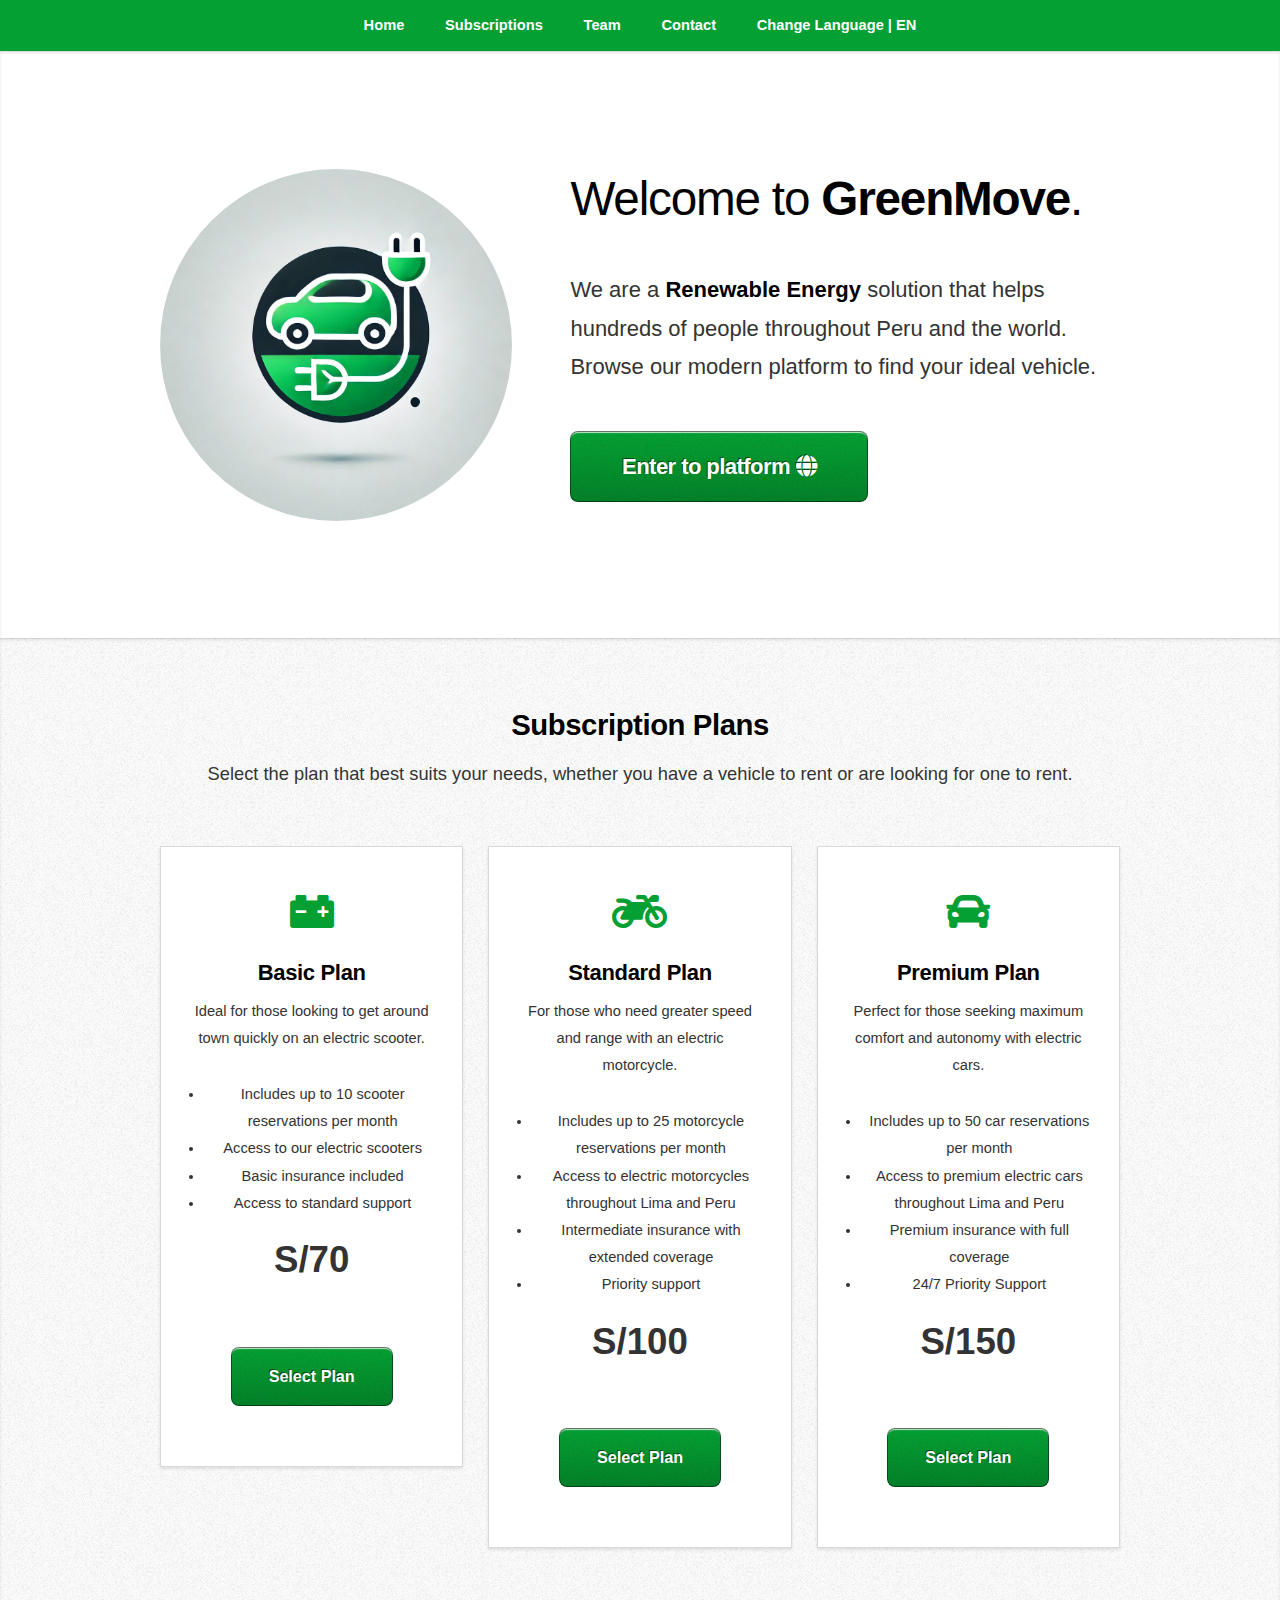
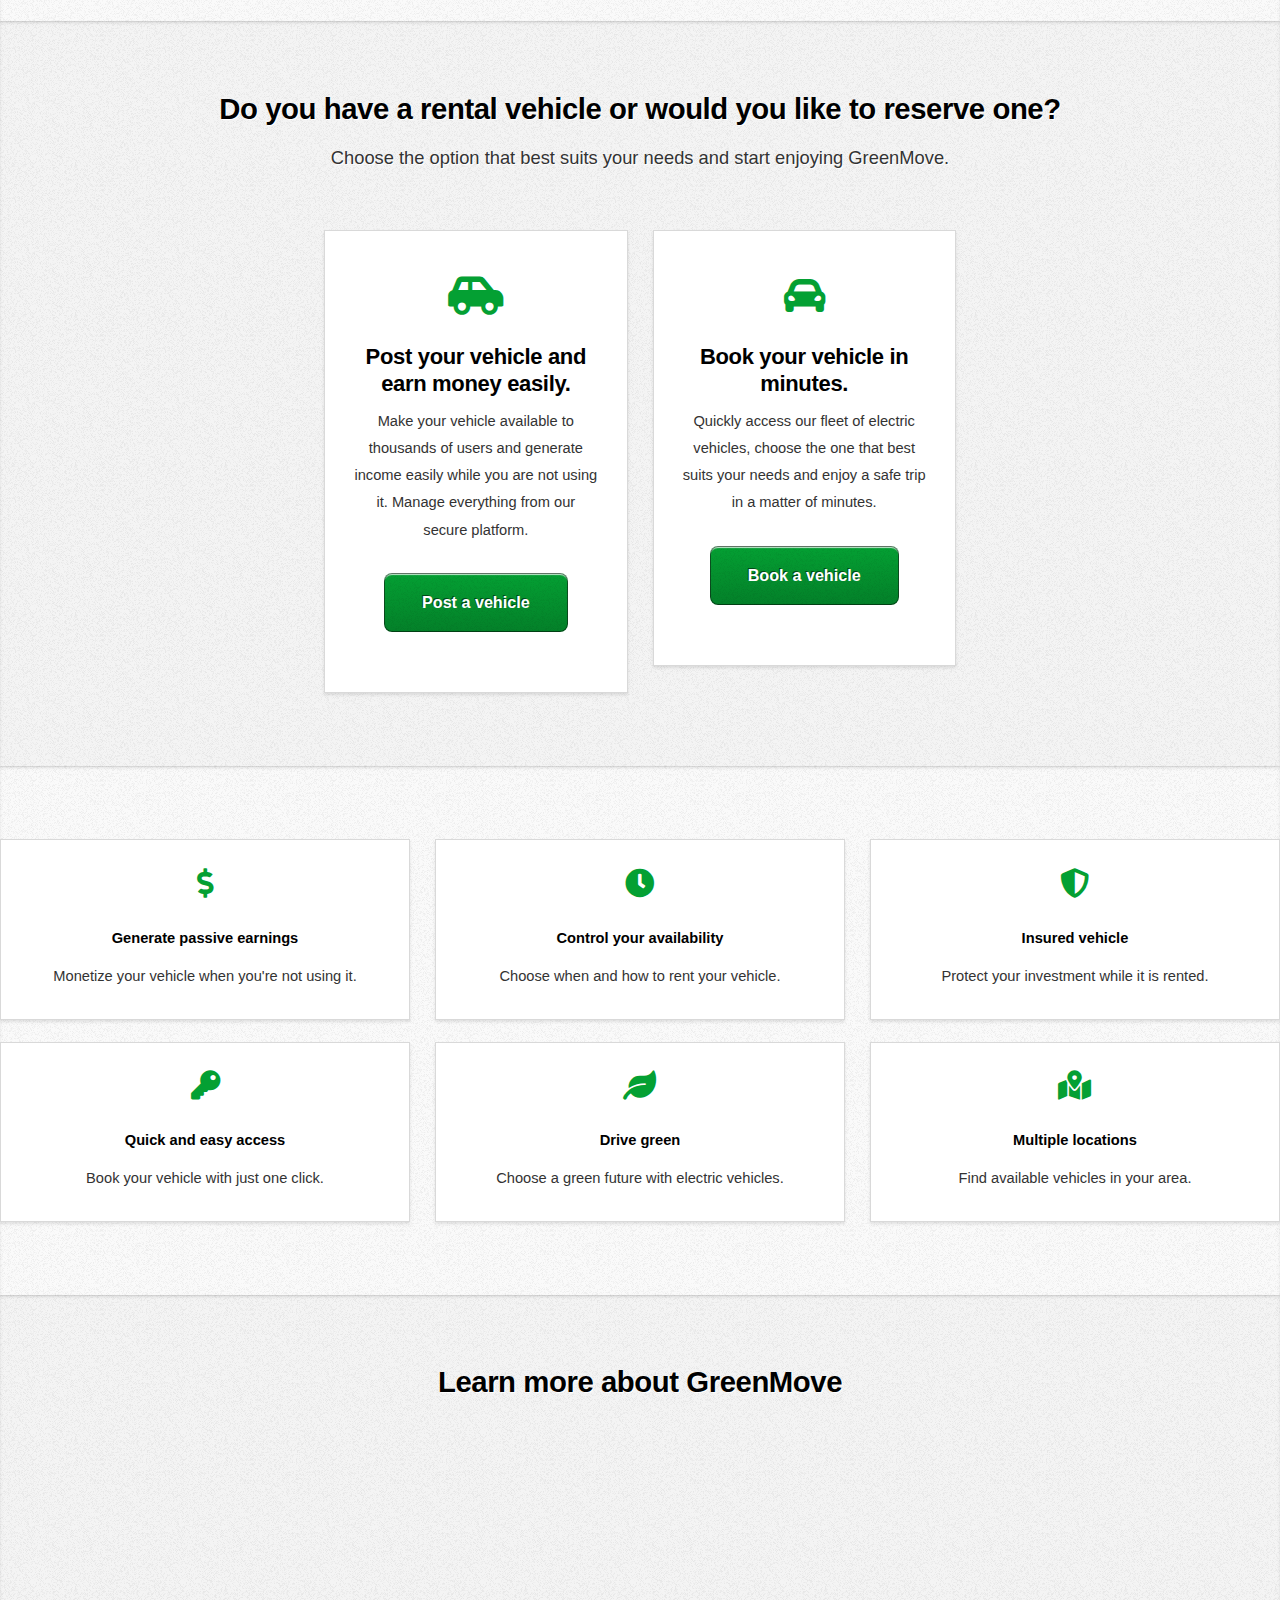
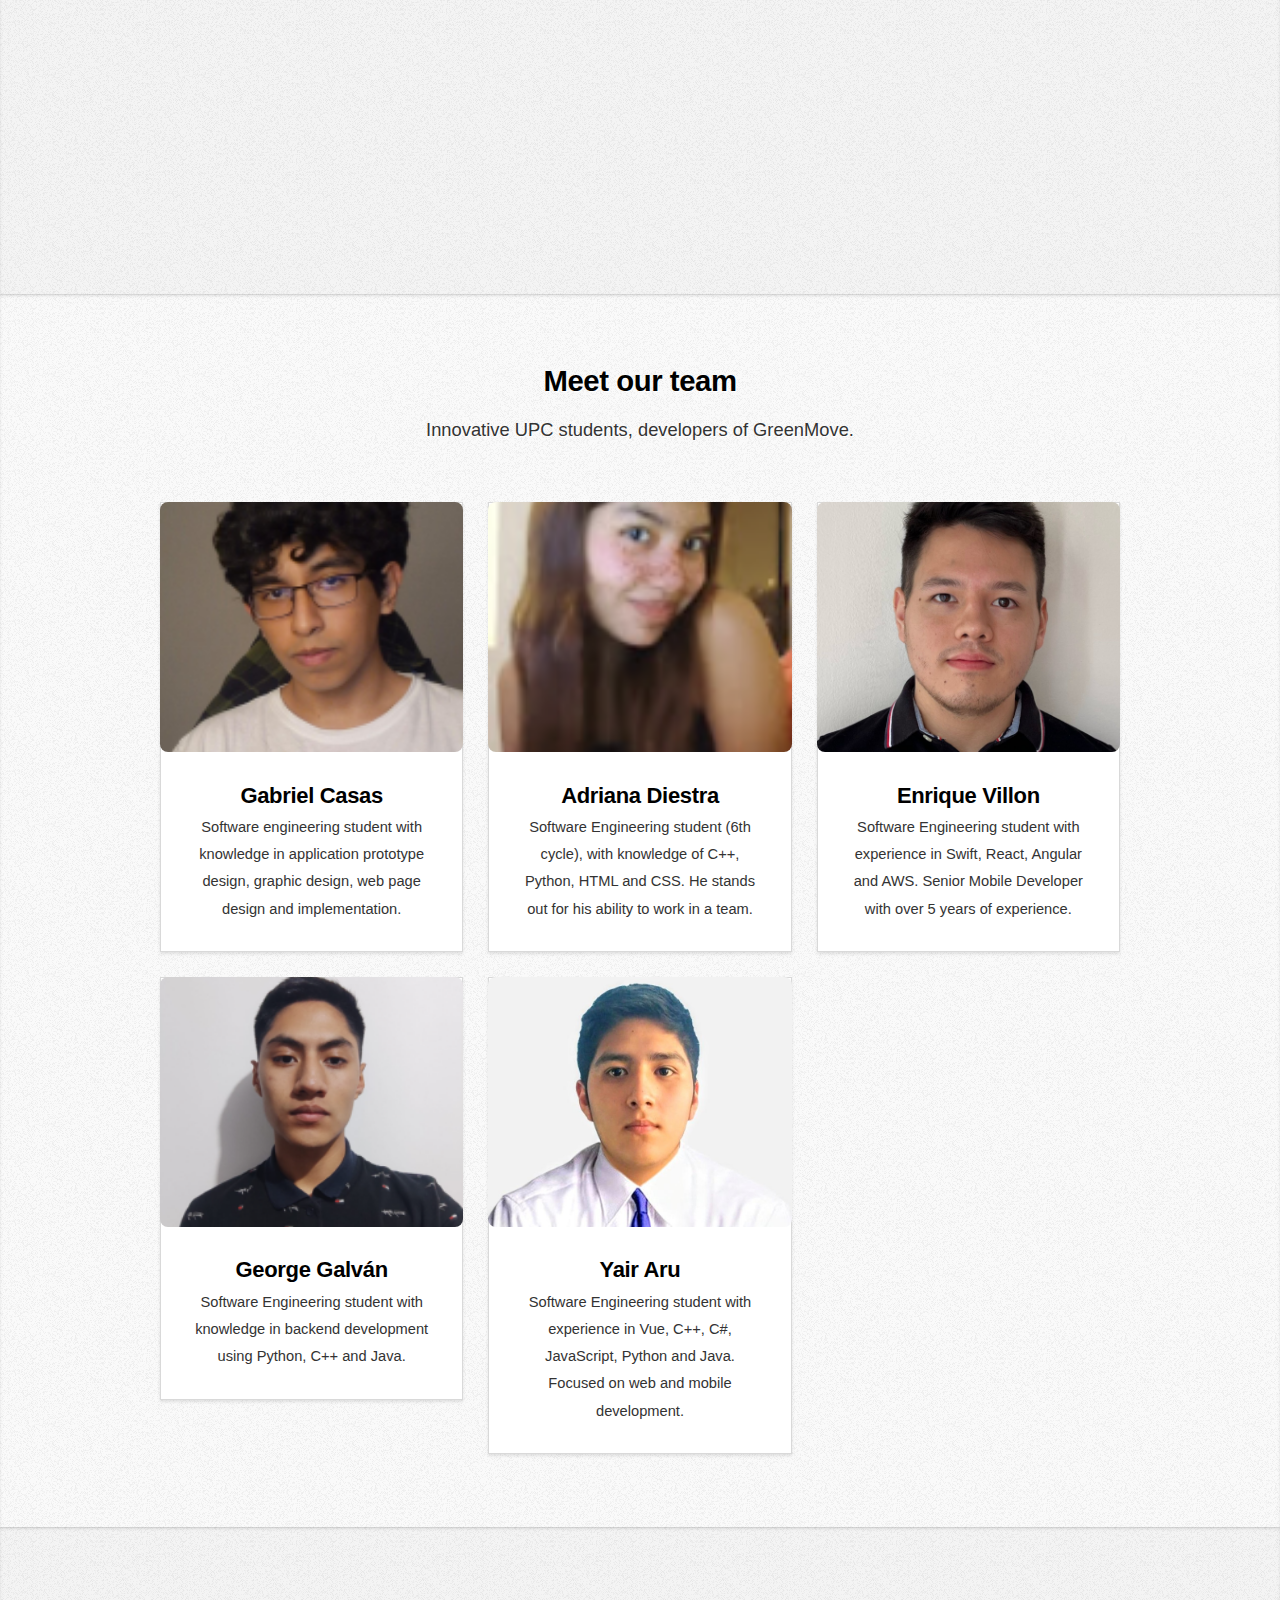
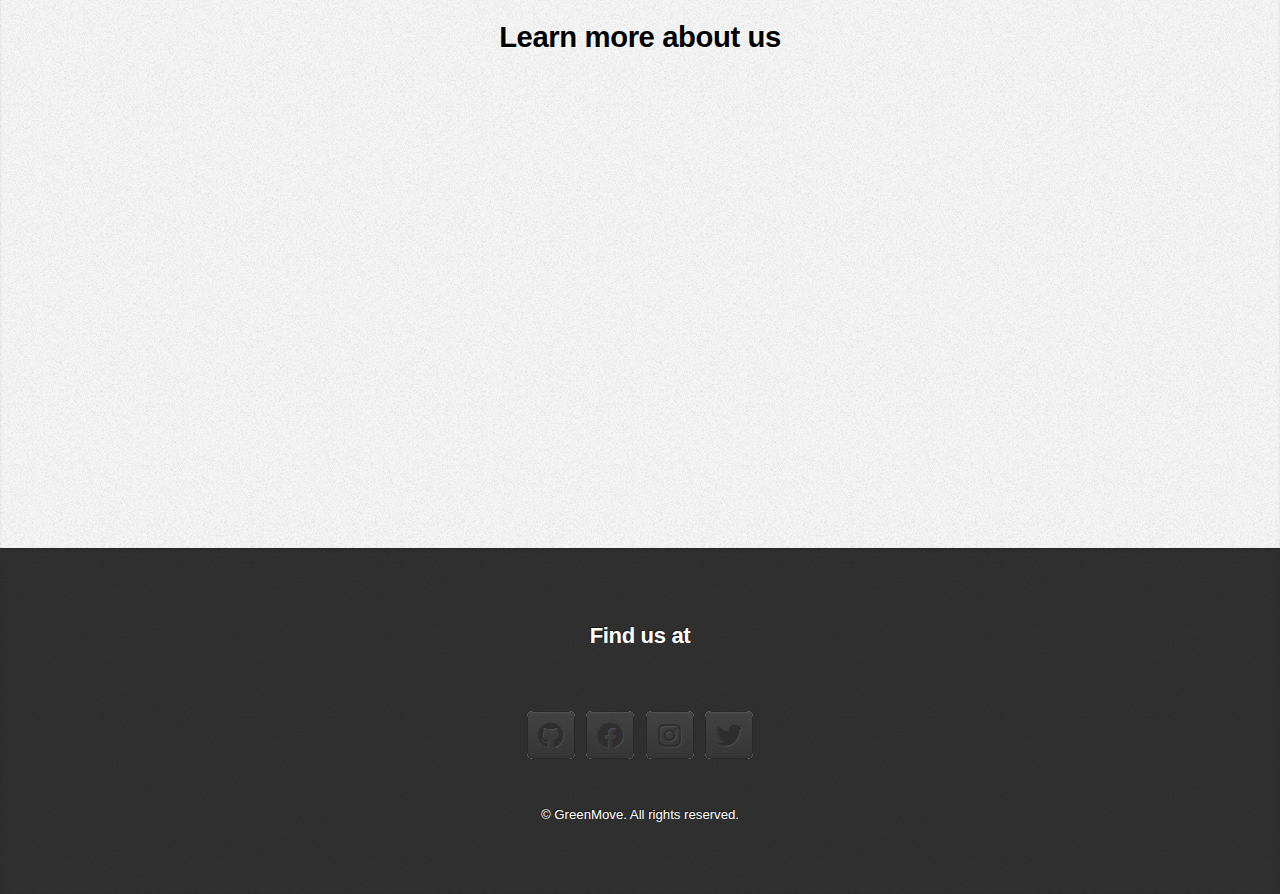
<file: index.html>
<!DOCTYPE HTML>

<html lang="en">
	<head>
		<title>GreenMove</title>
		<meta charset="utf-8" />
		<meta name="viewport" content="width=device-width, initial-scale=1, user-scalable=no" />
		<link rel="stylesheet" href="assets/css/main.css" />
	</head>
	<body class="is-preload">


		<!-- Nav -->
			<nav id="nav" aria-label="Navigation bar">
				<ul class="container">
					<li><a href="#top" id="home">Home</a></li>
					<li><a href="#work">Subscriptions</a></li>
					<li><a href="#portfolio">Team</a></li>
					<li><a href="#contact">Contact</a></li>
					<li aria-label="Change language to spanish button"><a href="spanish.html">Change Language | EN</a></li>
				</ul>
			</nav>

<!-- Home -->
<article id="top" class="wrapper style1">
    <div class="container">
        <div class="row">
            <div class="col-4 col-5-large col-12-medium">
                <span class="image fit"><img src="images/pic00.jpg" alt="" /></span>
            </div>
            <div class="col-8 col-7-large col-12-medium">
                <header>
                    <h1>Welcome to <strong>GreenMove</strong>.</h1>
                </header>
                <p>We are a <strong>Renewable Energy</strong> solution that helps hundreds of people throughout Peru and the world. Browse our modern platform to find your ideal vehicle.</p>
                <a href="https://greenmove-web-app.vercel.app/login" class="button large scrolly" aria-label="Button for go to platform">
                    Enter to platform  <i class="fas fa-globe"></i>
                </a>
            </div>
        </div>
    </div>
</article>






				<!-- Planes de Suscripción para GreenMove -->
				<article id="work" class="wrapper style2">
					<div class="container">
						<header>
							<h2>Subscription Plans</h2>
							<p>Select the plan that best suits your needs, whether you have a vehicle to rent or are looking for one to rent.</p>
						</header>
						<div class="row aln-center">
						<!-- Plan Básico -->
						<div class="col-4 col-6-medium col-12-small">
							<section class="box style1">
								<span class="icon featured"><i class="fas fa-car-battery fa-3x"></i></span>
						<h3>Basic Plan </h3>
						<p>Ideal for those looking to get around town quickly on an electric scooter.</p>
						<ul>
							<li>Includes up to 10 scooter reservations per month</li>
							<li>Access to our electric scooters </li>
							<li>Basic insurance included</li>
							<li>Access to standard support</li>
						</ul>
						<p style="font-size: 2.5em; font-weight: bold;">S/70</p>
						<a href="#" class="button">Select Plan</a>
					</section>
				</div>
            <!-- Plan Intermedio -->
            <div class="col-4 col-6-medium col-12-small">
                <section class="box style1">
                    <span class="icon featured"><i class="fas fa-motorcycle fa-3x"></i></span>
                    <h3>Standard Plan</h3>
                    <p>For those who need greater speed and range with an electric motorcycle.</p>
                    <ul>
                        <li>Includes up to 25 motorcycle reservations per month</li>
                        <li>Access to electric motorcycles throughout Lima and Peru</li>
                        <li>Intermediate insurance with extended coverage</li>
                        <li>Priority support</li>
                    </ul>
                    <p style="font-size: 2.5em; font-weight: bold;">S/100</p>
                    <a href="#" class="button">Select Plan</a>
                </section>
            </div>

            <!-- Plan Avanzado -->
            <div class="col-4 col-6-medium col-12-small">
                <section class="box style1">
                    <span class="icon featured"><i class="fas fa-car fa-3x"></i></span>
                    <h3>Premium Plan</h3>
                    <p>Perfect for those seeking maximum comfort and autonomy with electric cars.</p>
                    <ul>
                        <li>Includes up to 50 car reservations per month</li>
                        <li>Access to premium electric cars throughout Lima and Peru</li>
                        <li>Premium insurance with full coverage</li>
                        <li>24/7 Priority Support</li>
                    </ul>
                    <p style="font-size: 2.5em; font-weight: bold;">S/150</p>
                    <a href="#" class="button">Select Plan</a>
                </section>
            </div>
        </div>
    </div>
</article>





			 
<!-- CTA para Propietarios y Usuarios -->
<article id="users" class="wrapper style3">
    <div class="container">
        <header>
            <h2>Do you have a rental vehicle or would you like to reserve one?</h2>
            <p>Choose the option that best suits your needs and start enjoying GreenMove.</p>
        </header>
        <div class="row aln-center">
            <!-- Card para Propietarios de vehículos -->
            <div class="col-4 col-6-medium col-12-small">
                <section class="box style1">
                    <span class="icon featured"><i class="fas fa-car-side fa-3x"></i></span>
                    <h3>Post your vehicle and earn money easily.</h3>
                    <p>Make your vehicle available to thousands of users and generate income easily while you are not using it. Manage everything from our secure platform.</p>
                    <a href="#" class="button">Post a vehicle</a>
                </section>
            </div>

            <!-- Card para Usuarios que buscan alquilar -->
            <div class="col-4 col-6-medium col-12-small">
                <section class="box style1">
                    <span class="icon featured"><i class="fas fa-car-alt fa-3x"></i></span>
                    <h3>Book your vehicle in minutes.</h3>
                    <p>Quickly access our fleet of electric vehicles, choose the one that best suits your needs and enjoy a safe trip in a matter of minutes.</p>
                    <a href="#" class="button">Book a vehicle</a>
                </section>
            </div>
        </div>
    </div>
</article>

<!-- Beneficios para Propietarios -->
		<article id="benefit" class="wrapper style2">
<div class="row aln-center">
    <div class="col-4 col-12-medium">
        <section class="box benefit-card">
            <span class="icon featured"><i class="fas fa-dollar-sign fa-2x"></i></span>
            <h4>Generate passive earnings</h4>
            <p>Monetize your vehicle when you're not using it.</p>
        </section>
    </div>
    <div class="col-4 col-12-medium">
        <section class="box benefit-card">
            <span class="icon featured"><i class="fas fa-clock fa-2x"></i></span>
            <h4>Control your availability</h4>
            <p>Choose when and how to rent your vehicle.</p>
        </section>
    </div>
    <div class="col-4 col-12-medium">
        <section class="box benefit-card">
            <span class="icon featured"><i class="fas fa-shield-alt fa-2x"></i></span>
            <h4>Insured vehicle</h4>
            <p>Protect your investment while it is rented.</p>
        </section>
    </div>
</div>
<h2></h2>


<!-- Beneficios para Usuarios -->
<div class="row aln-center">
    <div class="col-4 col-12-medium">
        <section class="box benefit-card">
            <span class="icon featured"><i class="fas fa-key fa-2x"></i></span>
            <h4>Quick and easy access</h4>
            <p>Book your vehicle with just one click.</p>
        </section>
    </div>
    <div class="col-4 col-12-medium">
        <section class="box benefit-card">
            <span class="icon featured"><i class="fas fa-leaf fa-2x"></i></span>
            <h4>Drive green</h4>
            <p>Choose a green future with electric vehicles.</p>
        </section>
    </div>
    <div class="col-4 col-12-medium">
        <section class="box benefit-card">
            <span class="icon featured"><i class="fas fa-map-marked-alt fa-2x"></i></span>
            <h4>Multiple locations</h4>
            <p>Find available vehicles in your area.</p>
        </section>
    </div>

</div>
		</article>


		<!-- Video About the Product -->
		<article id="about-the-product" class="wrapper style3">
			<div class="about-the-product-container">
				<div class="about-the-product-title">
					<h2 style="color: black">Learn more about GreenMove</h2>
				</div>
				<div class="about-the-product-video-container " aria-label="Video about GreenMove application">
					<iframe width="700" height="394" src="https://www.youtube.com/embed/TX05z3LAo5Q" frameborder="0" allow="autoplay; encrypted-media" allowfullscreen></iframe></iframe>
				</div>
			</div>
		</article>


		<!-- Team Portfolio-->
		<article id="portfolio" class="wrapper style2">
			<div class="container">
				<header>
					<h2>Meet our team</h2>
					<p>Innovative UPC students, developers of GreenMove.</p>
				</header>
				<div class="row">
					<div class="col-4 col-6-medium col-12-small">
						<article class="box style2">
							<a href="#" class="image featured">
								<img src="images/Gabriel.png" alt="Gabriel" />
							</a>
							<h3><a href="#">Gabriel Casas</a></h3>
							<p>Software engineering student with knowledge in application prototype design, graphic design, web page design and implementation.</p>
						</article>
					</div>
					<div class="col-4 col-6-medium col-12-small">
						<article class="box style2">
							<a href="#" class="image featured">
								<img src="images/Adriana.png" alt="Adriana" />
							</a>
							<h3><a href="#">Adriana Diestra </a></h3>
							<p>Software Engineering student (6th cycle), with knowledge of C++, Python, HTML and CSS. He stands out for his ability to work in a team.</p>
						</article>
					</div>
					<div class="col-4 col-6-medium col-12-small">
						<article class="box style2">
							<a href="#" class="image featured">
								<img src="images/Enrique.png" alt="Enrique" />
							</a>
							<h3><a href="#">Enrique Villon</a></h3>
							<p>Software Engineering student with experience in Swift, React, Angular and AWS. Senior Mobile Developer with over 5 years of experience.</p>
						</article>
					</div>
					<div class="col-4 col-6-medium col-12-small">
						<article class="box style2">
							<a href="#" class="image featured">
								<img src="images/George_foto.png" alt="George" />
							</a>
							<h3><a href="#">George Galván</a></h3>
							<p>Software Engineering student with knowledge in backend development using Python, C++ and Java.</p>
						</article>
					</div>
					<div class="col-4 col-6-medium col-12-small">
						<article class="box style2">
							<a href="#" class="image featured">
								<img src="images/Yair.jpg" alt="Yair" />
							</a>
							<h3><a href="#">Yair Aru </a></h3>
							<p>Software Engineering student with experience in Vue, C++, C#, JavaScript, Python and Java. Focused on web and mobile development.</p>
						</article>
					</div>
				</div>
			</div>
		</article>

		<!-- Video About the Team -->
		<article id="about-the-team" class="wrapper style3">
			<div class="about-the-team-container">
				<div class="about-the-team-title">
					<h2></h2>
					<h2 style="color: black">Learn more about us</h2>
				</div>
				<div class="about-the-team-video-container " aria-label="Video about the team developer">
					<iframe width="700" height="394" src="https://www.youtube.com/embed/p8c3fFZk2a4" frameborder="0" allow="autoplay; encrypted-media" allowfullscreen></iframe></iframe>
				</div>
			</div>
		</article>


		<!-- Contact -->
			<article id="contact" class="wrapper style4">
				<div class="container medium">
					<header>
						<h3>Find us at</h3>
					</header>
					<div class="row">
						<div class="col-12">
							<ul class="social">
								<li><a href="https://github.com/G5UPC-PRE-SI729-2402-SW54-WebCode-Team" class="icon brands fa-github" aria-label="Visit our github page"><span class="label">Github</span></a></li>
								<li><a href="https://facebook.com" class="icon brands fa-facebook" aria-label="Visit our facebook page"><span class="label">Facebook</span></a></li>
								<li><a href="https://instagram.com" class="icon brands fa-instagram" aria-label="Visit our instagram page"><span class="label">Instagram</span></a></li>
								<li><a href="https://twitter.com" class="icon brands fa-twitter"><span class="label" aria-label="Visit our twitter page">Twitter</span></a></li>
							</ul>
						</div>
					</div>
					<footer>
						<ul id="copyright">
							<li style="color: white">&copy; GreenMove. All rights reserved.</li>
						</ul>
					</footer>
				</div>
			</article>

		<!-- Scripts -->
			<script src="assets/js/jquery.min.js"></script>
			<script src="assets/js/jquery.scrolly.min.js"></script>
			<script src="assets/js/browser.min.js"></script>
			<script src="assets/js/breakpoints.min.js"></script>
			<script src="assets/js/util.js"></script>
			<script src="assets/js/main.js"></script>

	</body>
</html>
</file>
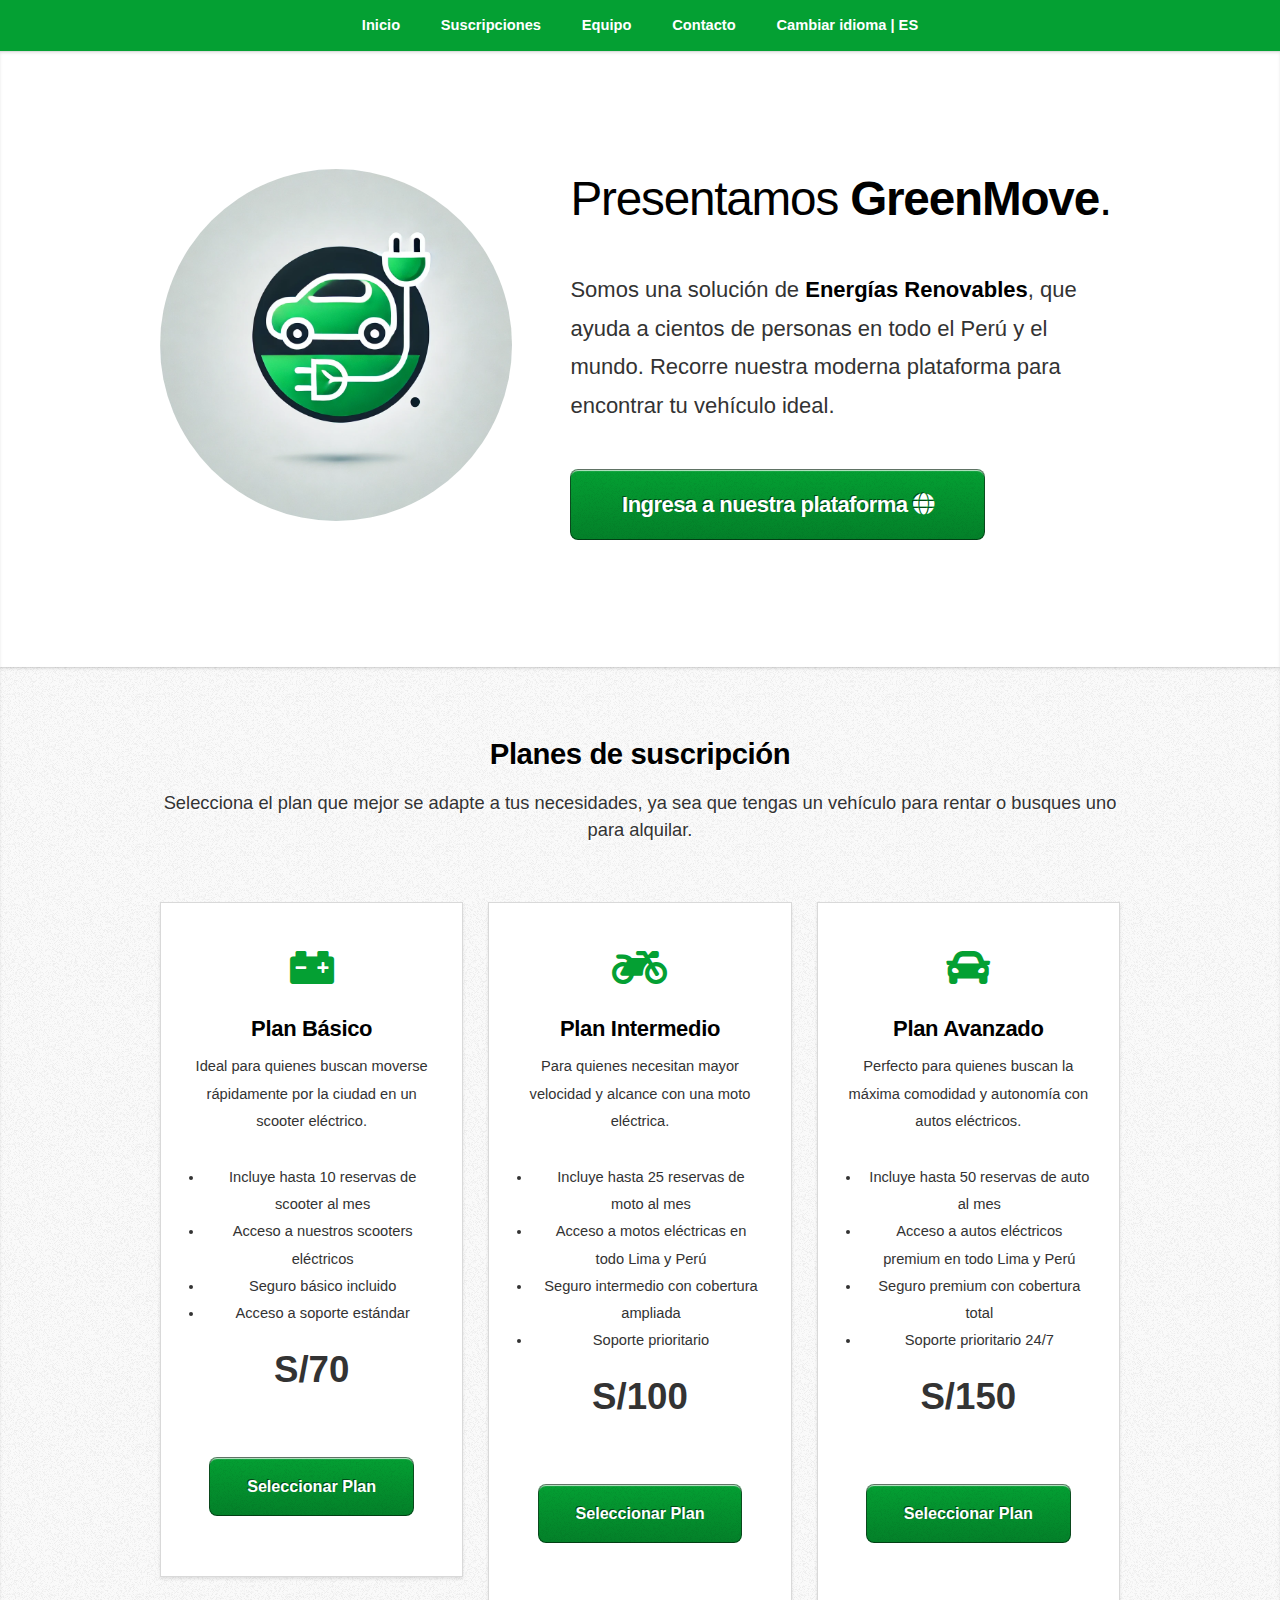
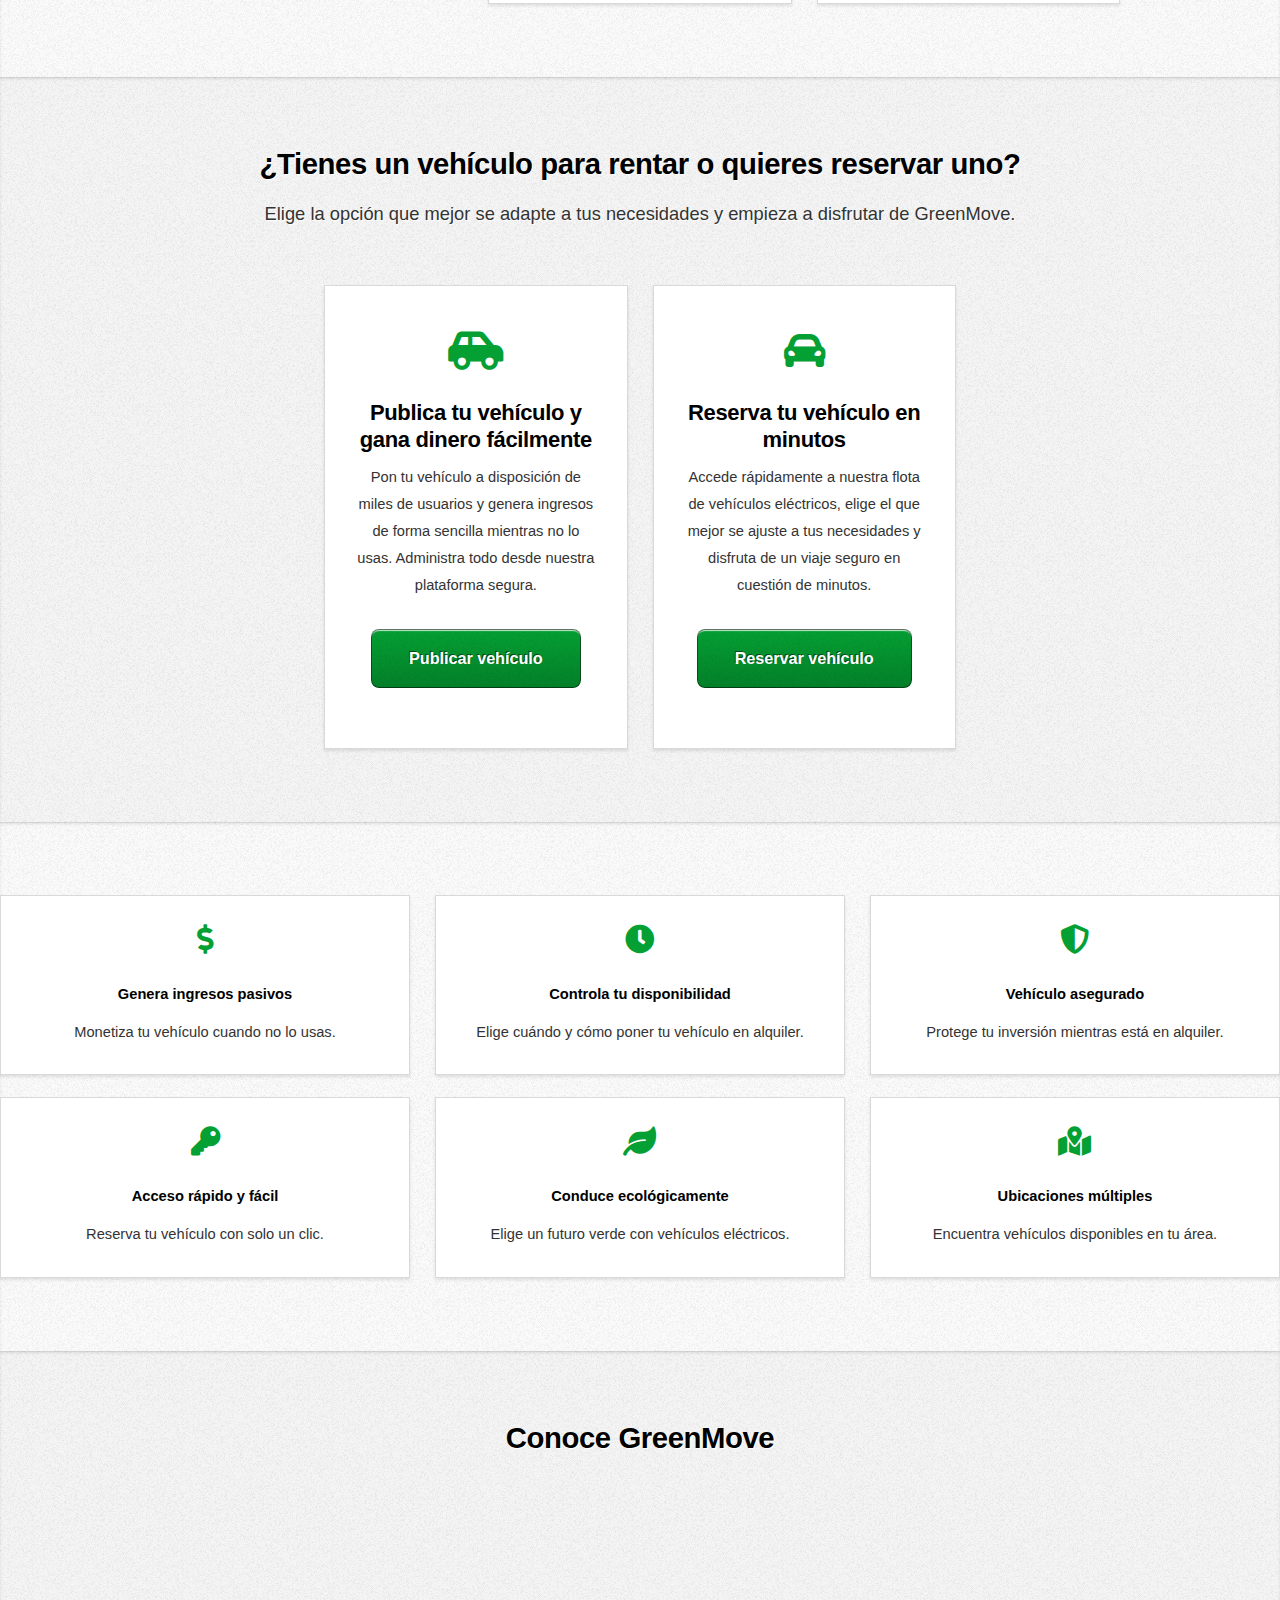
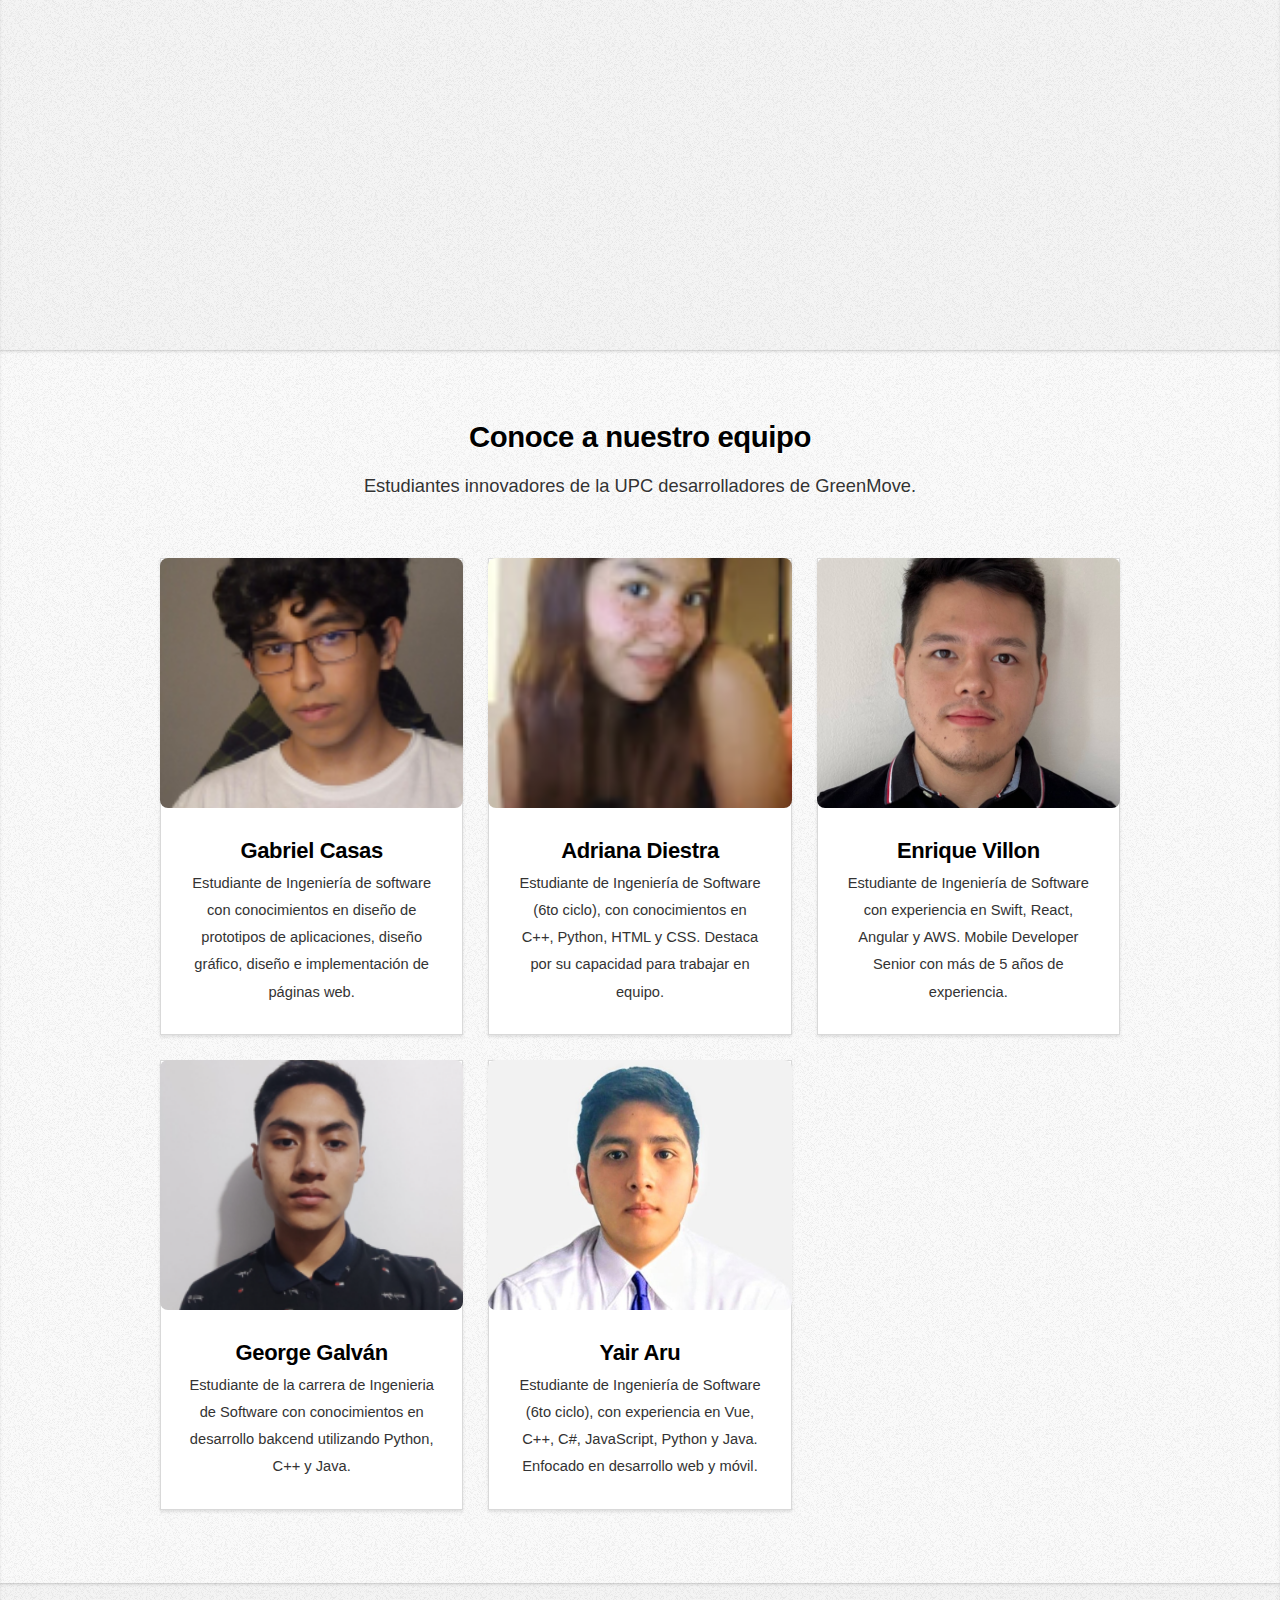
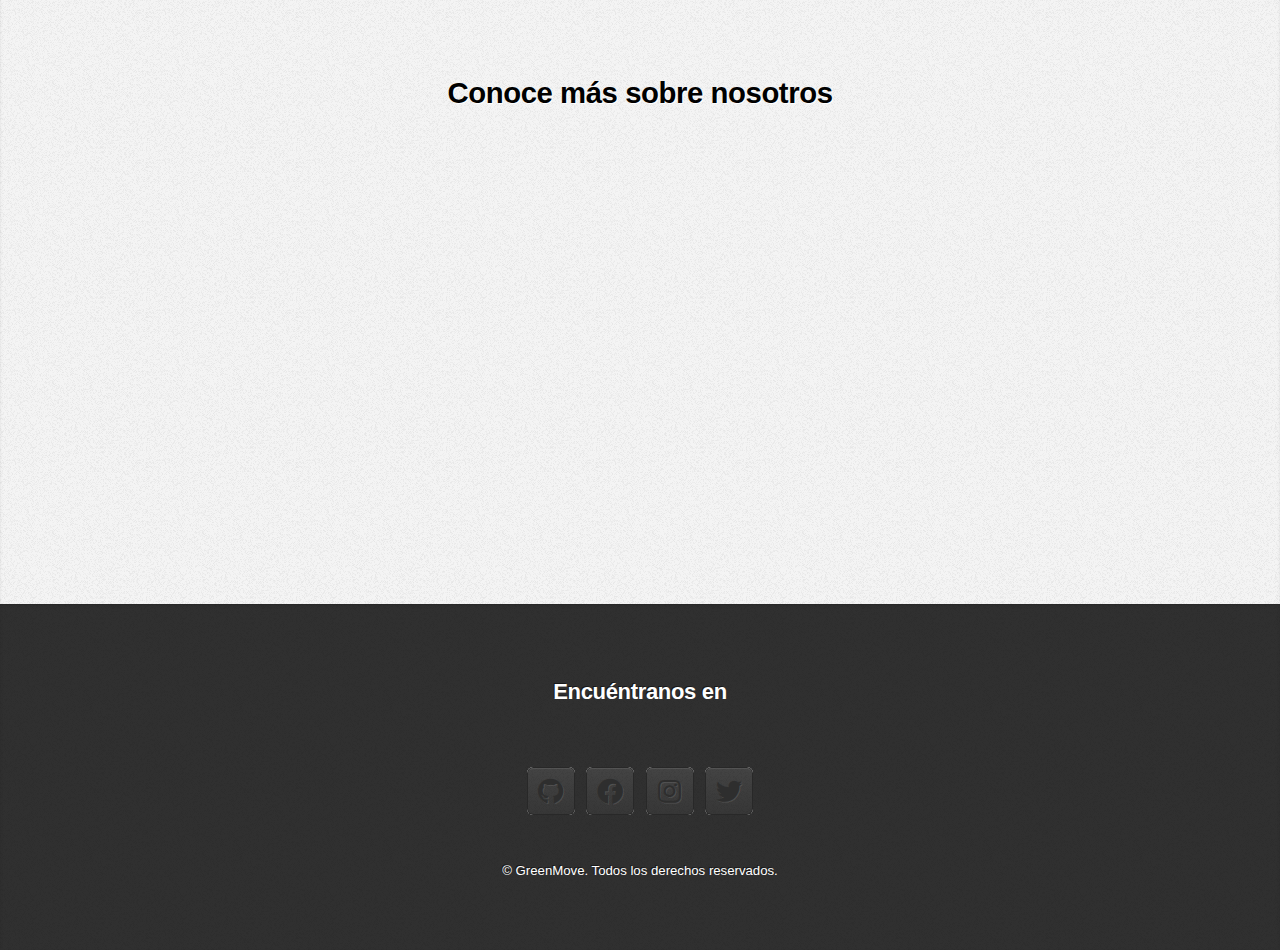
<file: spanish.html>
<!DOCTYPE HTML>

<html lang="es">
<head>
    <title>GreenMove</title>
    <meta charset="utf-8" />
    <meta name="viewport" content="width=device-width, initial-scale=1, user-scalable=no" />
    <link rel="stylesheet" href="assets/css/main.css" />
</head>
<body class="is-preload">


<!-- Nav -->
<nav id="nav" aria-label="Barra de navegación">
    <ul class="container">
        <li aria-label="Sección Inicio"><a href="#top" id="home">Inicio</a></li>
        <li aria-label="Sección Suscripciones"><a href="#work">Suscripciones</a></li>
        <li aria-label="Sección Equipo de desarrollo"><a href="#portfolio">Equipo</a></li>
        <li aria-label="Sección Contactanos"><a href="#contact">Contacto</a></li>
        <li aria-label="Botón de cambio de idioma"><a href="index.html">Cambiar idioma | ES</a></li>
    </ul>
</nav>

<!-- Home -->
<article id="top" class="wrapper style1">
    <div class="container">
        <div class="row">
            <div class="col-4 col-5-large col-12-medium">
                <span class="image fit"><img src="images/pic00.jpg" alt="" /></span>
            </div>
            <div class="col-8 col-7-large col-12-medium">
                <header>
                    <h1>Presentamos <strong>GreenMove</strong>.</h1>
                </header>
                <p>Somos una solución de <strong>Energías Renovables</strong>, que ayuda a cientos de personas en todo el Perú y el mundo. Recorre nuestra moderna plataforma para encontrar tu vehículo ideal.</p>
                <a href="https://greenmove-web-app.vercel.app/login" class="button large scrolly" aria-label="Botón para ingresar a la plataforma">
                    Ingresa a nuestra plataforma <i class="fas fa-globe"></i>
                </a>
            </div>
        </div>
    </div>
</article>






<!-- Planes de Suscripción para GreenMove -->
<article id="work" class="wrapper style2">
    <div class="container">
        <header>
            <h2>Planes de suscripción</h2>
            <p>Selecciona el plan que mejor se adapte a tus necesidades, ya sea que tengas un vehículo para rentar o busques uno para alquilar.</p>
        </header>
        <div class="row aln-center">
            <!-- Plan Básico -->
            <div class="col-4 col-6-medium col-12-small">
                <section class="box style1">
                    <span class="icon featured"><i class="fas fa-car-battery fa-3x"></i></span>
                    <h3>Plan Básico </h3>
                    <p>Ideal para quienes buscan moverse rápidamente por la ciudad en un scooter eléctrico.</p>
                    <ul>
                        <li>Incluye hasta 10 reservas de scooter al mes</li>
                        <li>Acceso a nuestros scooters eléctricos </li>
                        <li>Seguro básico incluido</li>
                        <li>Acceso a soporte estándar</li>
                    </ul>
                    <p style="font-size: 2.5em; font-weight: bold;">S/70</p>
                    <a href="#" class="button">Seleccionar Plan</a>
                </section>
            </div>
            <!-- Plan Intermedio -->
            <div class="col-4 col-6-medium col-12-small">
                <section class="box style1">
                    <span class="icon featured"><i class="fas fa-motorcycle fa-3x"></i></span>
                    <h3>Plan Intermedio</h3>
                    <p>Para quienes necesitan mayor velocidad y alcance con una moto eléctrica.</p>
                    <ul>
                        <li>Incluye hasta 25 reservas de moto al mes</li>
                        <li>Acceso a motos eléctricas en todo Lima y Perú</li>
                        <li>Seguro intermedio con cobertura ampliada</li>
                        <li>Soporte prioritario</li>
                    </ul>
                    <p style="font-size: 2.5em; font-weight: bold;">S/100</p>
                    <a href="#" class="button">Seleccionar Plan</a>
                </section>
            </div>

            <!-- Plan Avanzado -->
            <div class="col-4 col-6-medium col-12-small">
                <section class="box style1">
                    <span class="icon featured"><i class="fas fa-car fa-3x"></i></span>
                    <h3>Plan Avanzado</h3>
                    <p>Perfecto para quienes buscan la máxima comodidad y autonomía con autos eléctricos.</p>
                    <ul>
                        <li>Incluye hasta 50 reservas de auto al mes</li>
                        <li>Acceso a autos eléctricos premium en todo Lima y Perú</li>
                        <li>Seguro premium con cobertura total</li>
                        <li>Soporte prioritario 24/7</li>
                    </ul>
                    <p style="font-size: 2.5em; font-weight: bold;">S/150</p>
                    <a href="#" class="button">Seleccionar Plan</a>
                </section>
            </div>
        </div>
    </div>
</article>






<!-- CTA para Propietarios y Usuarios -->
<article id="users" class="wrapper style3">
    <div class="container">
        <header>
            <h2>¿Tienes un vehículo para rentar o quieres reservar uno?</h2>
            <p>Elige la opción que mejor se adapte a tus necesidades y empieza a disfrutar de GreenMove.</p>
        </header>
        <div class="row aln-center">
            <!-- Card para Propietarios de vehículos -->
            <div class="col-4 col-6-medium col-12-small">
                <section class="box style1">
                    <span class="icon featured"><i class="fas fa-car-side fa-3x"></i></span>
                    <h3>Publica tu vehículo y gana dinero fácilmente</h3>
                    <p>Pon tu vehículo a disposición de miles de usuarios y genera ingresos de forma sencilla mientras no lo usas. Administra todo desde nuestra plataforma segura.</p>
                    <a href="#" class="button">Publicar vehículo</a>
                </section>
            </div>

            <!-- Card para Usuarios que buscan alquilar -->
            <div class="col-4 col-6-medium col-12-small">
                <section class="box style1">
                    <span class="icon featured"><i class="fas fa-car-alt fa-3x"></i></span>
                    <h3>Reserva tu vehículo en minutos</h3>
                    <p>Accede rápidamente a nuestra flota de vehículos eléctricos, elige el que mejor se ajuste a tus necesidades y disfruta de un viaje seguro en cuestión de minutos.</p>
                    <a href="#" class="button">Reservar vehículo</a>
                </section>
            </div>
        </div>
    </div>
</article>

<!-- Beneficios para Propietarios -->
<article id="benefit" class="wrapper style2">
    <div class="row aln-center">
        <div class="col-4 col-12-medium">
            <section class="box benefit-card">
                <span class="icon featured"><i class="fas fa-dollar-sign fa-2x"></i></span>
                <h4>Genera ingresos pasivos</h4>
                <p>Monetiza tu vehículo cuando no lo usas.</p>
            </section>
        </div>
        <div class="col-4 col-12-medium">
            <section class="box benefit-card">
                <span class="icon featured"><i class="fas fa-clock fa-2x"></i></span>
                <h4>Controla tu disponibilidad</h4>
                <p>Elige cuándo y cómo poner tu vehículo en alquiler.</p>
            </section>
        </div>
        <div class="col-4 col-12-medium">
            <section class="box benefit-card">
                <span class="icon featured"><i class="fas fa-shield-alt fa-2x"></i></span>
                <h4>Vehículo asegurado</h4>
                <p>Protege tu inversión mientras está en alquiler.</p>
            </section>
        </div>
    </div>
    <h2></h2>
    <!-- Beneficios para Usuarios -->
    <div class="row aln-center">
        <div class="col-4 col-12-medium">
            <section class="box benefit-card">
                <span class="icon featured"><i class="fas fa-key fa-2x"></i></span>
                <h4>Acceso rápido y fácil</h4>
                <p>Reserva tu vehículo con solo un clic.</p>
            </section>
        </div>
        <div class="col-4 col-12-medium">
            <section class="box benefit-card">
                <span class="icon featured"><i class="fas fa-leaf fa-2x"></i></span>
                <h4>Conduce ecológicamente</h4>
                <p>Elige un futuro verde con vehículos eléctricos.</p>
            </section>
        </div>
        <div class="col-4 col-12-medium">
            <section class="box benefit-card">
                <span class="icon featured"><i class="fas fa-map-marked-alt fa-2x"></i></span>
                <h4>Ubicaciones múltiples</h4>
                <p>Encuentra vehículos disponibles en tu área.</p>
            </section>
        </div>

    </div>
</article>

<!-- Video About the Product -->
<article id="about-the-product" class="wrapper style3">
    <div class="about-the-product-container">
        <div class="about-the-product-title">
            <h2 style="color: black">Conoce GreenMove</h2>
        </div>
        <div class="about-the-product-video-container " aria-label="Video sobre la aplicación de GreenMove">
            <iframe width="700" height="394" src="https://www.youtube.com/embed/TX05z3LAo5Q" frameborder="0" allow="autoplay; encrypted-media" allowfullscreen></iframe></iframe>
        </div>
    </div>
</article>


<!-- Team Portfolio-->
<article id="portfolio" class="wrapper style2">
    <div class="container">
        <header>
            <h2>Conoce a nuestro equipo</h2>
            <p>Estudiantes innovadores de la UPC desarrolladores de GreenMove.</p>
        </header>
        <div class="row">
            <div class="col-4 col-6-medium col-12-small">
                <article class="box style2">
                    <a href="#" class="image featured">
                        <img src="images/Gabriel.png" alt="Gabriel" />
                    </a>
                    <h3><a href="#">Gabriel Casas</a></h3>
                    <p>Estudiante de Ingeniería de software con conocimientos en diseño de prototipos de aplicaciones, diseño gráfico, diseño e implementación de páginas web.</p>
                </article>
            </div>
            <div class="col-4 col-6-medium col-12-small">
                <article class="box style2">
                    <a href="#" class="image featured">
                        <img src="images/Adriana.png" alt="Adriana" />
                    </a>
                    <h3><a href="#">Adriana Diestra </a></h3>
                    <p>Estudiante de Ingeniería de Software (6to ciclo), con conocimientos en C++, Python, HTML y CSS. Destaca por su capacidad para trabajar en equipo.</p>
                </article>
            </div>
            <div class="col-4 col-6-medium col-12-small">
                <article class="box style2">
                    <a href="#" class="image featured">
                        <img src="images/Enrique.png" alt="Enrique" />
                    </a>
                    <h3><a href="#">Enrique Villon</a></h3>
                    <p>Estudiante de Ingeniería de Software con experiencia en Swift, React, Angular y AWS. Mobile Developer Senior con más de 5 años de experiencia.</p>
                </article>
            </div>
            <div class="col-4 col-6-medium col-12-small">
                <article class="box style2">
                    <a href="#" class="image featured">
                        <img src="images/George_foto.png" alt="George" />
                    </a>
                    <h3><a href="#">George Galván</a></h3>
                    <p> Estudiante de la carrera de Ingenieria de Software con  conocimientos en desarrollo bakcend utilizando Python, C++ y Java.</p>
                </article>
            </div>
            <div class="col-4 col-6-medium col-12-small">
                <article class="box style2">
                    <a href="#" class="image featured">
                        <img src="images/Yair.jpg" alt="Yair" />
                    </a>
                    <h3><a href="#">Yair Aru </a></h3>
                    <p>Estudiante de Ingeniería de Software (6to ciclo), con experiencia en Vue, C++, C#, JavaScript, Python y Java. Enfocado en desarrollo web y móvil.</p>
                </article>
            </div>
        </div>
    </div>
</article>

<!-- Video About the Team -->
<article id="about-the-team" class="wrapper style3">
    <div class="about-the-team-container">
        <div class="about-the-team-title">
            <h2></h2>
            <h2 style="color: black">Conoce más sobre nosotros</h2>
        </div>
        <div class="about-the-team-video-container " aria-label="Video sobre el equipo de desarrollo">
            <iframe width="700" height="394" src="https://www.youtube.com/embed/p8c3fFZk2a4" frameborder="0" allow="autoplay; encrypted-media" allowfullscreen></iframe></iframe>
        </div>
    </div>
</article>


<!-- Contact -->
<article id="contact" class="wrapper style4">
    <div class="container medium">
        <header>
            <h3>Encuéntranos en</h3>
        </header>
        <div class="row">
            <div class="col-12">
                <ul class="social">
                    <li><a href="https://github.com/G5UPC-PRE-SI729-2402-SW54-WebCode-Team" class="icon brands fa-github"><span class="label">Github</span></a></li>
                    <li><a href="https://facebook.com" class="icon brands fa-facebook"><span class="label">Facebook</span></a></li>
                    <li><a href="https://instagram.com" class="icon brands fa-instagram"><span class="label">Instagram</span></a></li>
                    <li><a href="https://twitter.com" class="icon brands fa-twitter"><span class="label">Twitter</span></a></li>
                </ul>
            </div>
        </div>
        <footer>
            <ul id="copyright">
                <li style="color: white">&copy; GreenMove. Todos los derechos reservados.</li>
            </ul>
        </footer>
    </div>
</article>

<!-- Scripts -->
<script src="assets/js/jquery.min.js"></script>
<script src="assets/js/jquery.scrolly.min.js"></script>
<script src="assets/js/browser.min.js"></script>
<script src="assets/js/breakpoints.min.js"></script>
<script src="assets/js/util.js"></script>
<script src="assets/js/main.js"></script>

</body>
</html>
</file>
<file: assets/css/main.css>
@import url("https://fonts.googleapis.com/css2?family=Nunito:wght@300;600;700&display=swap");
@import url("fontawesome-all.min.css");

/*
	Miniport by HTML5 UP
	html5up.net | @ajlkn
	Free for personal and commercial use under the CCA 3.0 license (html5up.net/license)
*/

html, body, div, span, applet, object,
iframe, h1, h2, h3, h4, h5, h6, p, blockquote,
pre, a, abbr, acronym, address, big, cite,
code, del, dfn, em, img, ins, kbd, q, s, samp,
small, strike, strong, sub, sup, tt, var, b,
u, i, center, dl, dt, dd, ol, ul, li, fieldset,
form, label, legend, table, caption, tbody,
tfoot, thead, tr, th, td, article, aside,
canvas, details, embed, figure, figcaption,
footer, header, hgroup, menu, nav, output, ruby,
section, summary, time, mark, audio, video {
	margin: 0;
	padding: 0;
	border: 0;
	font-size: 100%;
	font: inherit;
	vertical-align: baseline;}

article, aside, details, figcaption, figure,
footer, header, hgroup, menu, nav, section {
	display: block;}

body {
	line-height: 1;
}

ol, ul {
	list-style: none;
}

blockquote, q {
	quotes: none;
}

	blockquote:before, blockquote:after, q:before, q:after {
		content: '';
		content: none;
	}

table {
	border-collapse: collapse;
	border-spacing: 0;
}

body {
	-webkit-text-size-adjust: none;
}

mark {
	background-color: transparent;
	color: inherit;
}

input::-moz-focus-inner {
	border: 0;
	padding: 0;
}

input, select, textarea {
	-moz-appearance: none;
	-webkit-appearance: none;
	-ms-appearance: none;
	appearance: none;
}

/* Basic */

	html {
		box-sizing: border-box;
	}

	*, *:before, *:after {
		box-sizing: inherit;
	}

	body {
		padding-top: 3.5em;
	}

		body.is-preload *, body.is-preload *:before, body.is-preload *:after {
			-moz-animation: none !important;
			-webkit-animation: none !important;
			-ms-animation: none !important;
			animation: none !important;
			-moz-transition: none !important;
			-webkit-transition: none !important;
			-ms-transition: none !important;
			transition: none !important;
		}

	body, input, textarea, select {
		font-family: 'Open Sans', sans-serif;
		line-height: 1.85em;
		color: #333333;
		font-weight: 300;
		font-size: 13pt;
	}

	a {
		-moz-transition: color .2s ease-in-out;
		-webkit-transition: color .2s ease-in-out;
		-ms-transition: color .2s ease-in-out;
		transition: color .2s ease-in-out;
		color: #04A033;
		text-decoration: underline;
	}

		a:hover {
			color: #27AE60 !important;
		}

		a img {
			border: 0;
		}

	b, strong {
		font-weight: 600;
		color: #000000;
	}

	i, em {
		font-style: italic;
	}

	sub {
		position: relative;
		top: 0.5em;
		font-size: 0.8em;
	}

	sup {
		position: relative;
		top: -0.5em;
		font-size: 0.8em;
	}

	blockquote {
		border-left: solid 0.75em #eee;
		padding: 1em 0 1em 1.5em;
		font-style: italic;
	}

	h1, h2, h3, h4, h5, h6 {
		color: #000000;
		margin: 0 0 0.75em 0;
	}

	h1 a, h2 a, h3 a, h4 a, h5 a, h6 a {
		text-decoration: none;
		color: inherit;
	}

	h2, h3, h4, h5, h6 {
		font-weight: 700;
	}

	h1 {
		font-size: 3.25em;
		letter-spacing: -0.025em;
		font-weight: 300;
	}

		h1 strong {
			font-weight: 700;
		}

	h2 {
		font-size: 2em;
		letter-spacing: -0.015em;
	}

	h3 {
		font-size: 1.5em;
		letter-spacing: -0.015em;
	}

	em, i {
		font-style: italic;
	}

	br.clear {
		clear: both;
	}

	hr {
		border: 0;
		border-top: solid 1px #444;
		border-top-color: rgba(0, 0, 0, 0.35);
		box-shadow: 0px 1px 0px 0px rgba(255, 255, 255, 0.1);
		height: 1px;
		margin: 3em 0;
	}

	p, ul, ol, dl, table {
		margin-bottom: 2em;
	}

	header {
		margin: 0 0 3em 0;
	}

		header > p {
			font-size: 1.25em;
			margin: 0;
		}

	footer {
		margin: 3em 0 0 0;
	}

		footer > p {
			font-size: 1.25em;
		}

/* Container */

	.container {
		margin: 0 auto;
		max-width: calc(100% - 50px);
		width: 1200px;
	}

		.container.medium {
			width: 100%;
		}

		@media screen and (max-width: 1680px) {

			.container {
				width: 1200px;
			}

				.container.medium {
					width: 900px;
				}

		}

		@media screen and (max-width: 1280px) {

			.container {
				width: 960px;
			}

				.container.medium {
					width: 720px;
				}

		}

		@media screen and (max-width: 980px) {

			.container {
				width: 100%;
			}

				.container.medium {
					width: 75%;
				}

		}

		@media screen and (max-width: 736px) {

			.container {
				width: 100%;
				max-width: calc(100% - 30px);
			}

				.container.medium {
					width: 100%;
				}

		}

/* Row */

	.row {
		display: flex;
		flex-wrap: wrap;
		box-sizing: border-box;
		align-items: stretch;
	}

		.row > * {
			box-sizing: border-box;
		}

		.row.gtr-uniform > * > :last-child {
			margin-bottom: 0;
		}

		.row.aln-left {
			justify-content: flex-start;
		}

		.row.aln-center {
			justify-content: center;
		}

		.row.aln-right {
			justify-content: flex-end;
		}

		.row.aln-top {
			align-items: flex-start;
		}

		.row.aln-middle {
			align-items: center;
		}

		.row.aln-bottom {
			align-items: flex-end;
		}

		.row > .imp {
			order: -1;
		}

		.row > .col-1 {
			width: 8.33333%;
		}

		.row > .off-1 {
			margin-left: 8.33333%;
		}

		.row > .col-2 {
			width: 16.66667%;
		}

		.row > .off-2 {
			margin-left: 16.66667%;
		}

		.row > .col-3 {
			width: 25%;
		}

		.row > .off-3 {
			margin-left: 25%;
		}

		.row > .col-4 {
			width: 33.33333%;
		}

		.row > .off-4 {
			margin-left: 33.33333%;
		}

		.row > .col-5 {
			width: 41.66667%;
		}

		.row > .off-5 {
			margin-left: 41.66667%;
		}

		.row > .col-6 {
			width: 50%;
		}

		.row > .off-6 {
			margin-left: 50%;
		}

		.row > .col-7 {
			width: 58.33333%;
		}

		.row > .off-7 {
			margin-left: 58.33333%;
		}

		.row > .col-8 {
			width: 66.66667%;
		}

		.row > .off-8 {
			margin-left: 66.66667%;
		}

		.row > .col-9 {
			width: 75%;
		}

		.row > .off-9 {
			margin-left: 75%;
		}

		.row > .col-10 {
			width: 83.33333%;
		}

		.row > .off-10 {
			margin-left: 83.33333%;
		}

		.row > .col-11 {
			width: 91.66667%;
		}

		.row > .off-11 {
			margin-left: 91.66667%;
		}

		.row > .col-12 {
			width: 100%;
		}

		.row > .off-12 {
			margin-left: 100%;
		}

		.row.gtr-0 {
			margin-top: 0px;
			margin-left: 0px;
		}

			.row.gtr-0 > * {
				padding: 0px 0 0 0px;
			}

			.row.gtr-0.gtr-uniform {
				margin-top: 0px;
			}

				.row.gtr-0.gtr-uniform > * {
					padding-top: 0px;
				}

		.row.gtr-25 {
			margin-top: -6.25px;
			margin-left: -6.25px;
		}

			.row.gtr-25 > * {
				padding: 6.25px 0 0 6.25px;
			}

			.row.gtr-25.gtr-uniform {
				margin-top: -6.25px;
			}

				.row.gtr-25.gtr-uniform > * {
					padding-top: 6.25px;
				}

		.row.gtr-50 {
			margin-top: -12.5px;
			margin-left: -12.5px;
		}

			.row.gtr-50 > * {
				padding: 12.5px 0 0 12.5px;
			}

			.row.gtr-50.gtr-uniform {
				margin-top: -12.5px;
			}

				.row.gtr-50.gtr-uniform > * {
					padding-top: 12.5px;
				}

		.row {
			margin-top: -25px;
			margin-left: -25px;
		}

			.row > * {
				padding: 25px 0 0 25px;
			}

			.row.gtr-uniform {
				margin-top: -25px;
			}

				.row.gtr-uniform > * {
					padding-top: 25px;
				}

		.row.gtr-150 {
			margin-top: -37.5px;
			margin-left: -37.5px;
		}

			.row.gtr-150 > * {
				padding: 37.5px 0 0 37.5px;
			}

			.row.gtr-150.gtr-uniform {
				margin-top: -37.5px;
			}

				.row.gtr-150.gtr-uniform > * {
					padding-top: 37.5px;
				}

		.row.gtr-200 {
			margin-top: -50px;
			margin-left: -50px;
		}

			.row.gtr-200 > * {
				padding: 50px 0 0 50px;
			}

			.row.gtr-200.gtr-uniform {
				margin-top: -50px;
			}

				.row.gtr-200.gtr-uniform > * {
					padding-top: 50px;
				}

		@media screen and (max-width: 1680px) {

			.row {
				display: flex;
				flex-wrap: wrap;
				box-sizing: border-box;
				align-items: stretch;
			}

				.row > * {
					box-sizing: border-box;
				}

				.row.gtr-uniform > * > :last-child {
					margin-bottom: 0;
				}

				.row.aln-left {
					justify-content: flex-start;
				}

				.row.aln-center {
					justify-content: center;
				}

				.row.aln-right {
					justify-content: flex-end;
				}

				.row.aln-top {
					align-items: flex-start;
				}

				.row.aln-middle {
					align-items: center;
				}

				.row.aln-bottom {
					align-items: flex-end;
				}

				.row > .imp-xlarge {
					order: -1;
				}

				.row > .col-1-xlarge {
					width: 8.33333%;
				}

				.row > .off-1-xlarge {
					margin-left: 8.33333%;
				}

				.row > .col-2-xlarge {
					width: 16.66667%;
				}

				.row > .off-2-xlarge {
					margin-left: 16.66667%;
				}

				.row > .col-3-xlarge {
					width: 25%;
				}

				.row > .off-3-xlarge {
					margin-left: 25%;
				}

				.row > .col-4-xlarge {
					width: 33.33333%;
				}

				.row > .off-4-xlarge {
					margin-left: 33.33333%;
				}

				.row > .col-5-xlarge {
					width: 41.66667%;
				}

				.row > .off-5-xlarge {
					margin-left: 41.66667%;
				}

				.row > .col-6-xlarge {
					width: 50%;
				}

				.row > .off-6-xlarge {
					margin-left: 50%;
				}

				.row > .col-7-xlarge {
					width: 58.33333%;
				}

				.row > .off-7-xlarge {
					margin-left: 58.33333%;
				}

				.row > .col-8-xlarge {
					width: 66.66667%;
				}

				.row > .off-8-xlarge {
					margin-left: 66.66667%;
				}

				.row > .col-9-xlarge {
					width: 75%;
				}

				.row > .off-9-xlarge {
					margin-left: 75%;
				}

				.row > .col-10-xlarge {
					width: 83.33333%;
				}

				.row > .off-10-xlarge {
					margin-left: 83.33333%;
				}

				.row > .col-11-xlarge {
					width: 91.66667%;
				}

				.row > .off-11-xlarge {
					margin-left: 91.66667%;
				}

				.row > .col-12-xlarge {
					width: 100%;
				}

				.row > .off-12-xlarge {
					margin-left: 100%;
				}

				.row.gtr-0 {
					margin-top: 0px;
					margin-left: 0px;
				}

					.row.gtr-0 > * {
						padding: 0px 0 0 0px;
					}

					.row.gtr-0.gtr-uniform {
						margin-top: 0px;
					}

						.row.gtr-0.gtr-uniform > * {
							padding-top: 0px;
						}

				.row.gtr-25 {
					margin-top: -6.25px;
					margin-left: -6.25px;
				}

					.row.gtr-25 > * {
						padding: 6.25px 0 0 6.25px;
					}

					.row.gtr-25.gtr-uniform {
						margin-top: -6.25px;
					}

						.row.gtr-25.gtr-uniform > * {
							padding-top: 6.25px;
						}

				.row.gtr-50 {
					margin-top: -12.5px;
					margin-left: -12.5px;
				}

					.row.gtr-50 > * {
						padding: 12.5px 0 0 12.5px;
					}

					.row.gtr-50.gtr-uniform {
						margin-top: -12.5px;
					}

						.row.gtr-50.gtr-uniform > * {
							padding-top: 12.5px;
						}

				.row {
					margin-top: -25px;
					margin-left: -25px;
				}

					.row > * {
						padding: 25px 0 0 25px;
					}

					.row.gtr-uniform {
						margin-top: -25px;
					}

						.row.gtr-uniform > * {
							padding-top: 25px;
						}

				.row.gtr-150 {
					margin-top: -37.5px;
					margin-left: -37.5px;
				}

					.row.gtr-150 > * {
						padding: 37.5px 0 0 37.5px;
					}

					.row.gtr-150.gtr-uniform {
						margin-top: -37.5px;
					}

						.row.gtr-150.gtr-uniform > * {
							padding-top: 37.5px;
						}

				.row.gtr-200 {
					margin-top: -50px;
					margin-left: -50px;
				}

					.row.gtr-200 > * {
						padding: 50px 0 0 50px;
					}

					.row.gtr-200.gtr-uniform {
						margin-top: -50px;
					}

						.row.gtr-200.gtr-uniform > * {
							padding-top: 50px;
						}

		}

		@media screen and (max-width: 1280px) {

			.row {
				display: flex;
				flex-wrap: wrap;
				box-sizing: border-box;
				align-items: stretch;
			}

				.row > * {
					box-sizing: border-box;
				}

				.row.gtr-uniform > * > :last-child {
					margin-bottom: 0;
				}

				.row.aln-left {
					justify-content: flex-start;
				}

				.row.aln-center {
					justify-content: center;
				}

				.row.aln-right {
					justify-content: flex-end;
				}

				.row.aln-top {
					align-items: flex-start;
				}

				.row.aln-middle {
					align-items: center;
				}

				.row.aln-bottom {
					align-items: flex-end;
				}

				.row > .imp-large {
					order: -1;
				}

				.row > .col-1-large {
					width: 8.33333%;
				}

				.row > .off-1-large {
					margin-left: 8.33333%;
				}

				.row > .col-2-large {
					width: 16.66667%;
				}

				.row > .off-2-large {
					margin-left: 16.66667%;
				}

				.row > .col-3-large {
					width: 25%;
				}

				.row > .off-3-large {
					margin-left: 25%;
				}

				.row > .col-4-large {
					width: 33.33333%;
				}

				.row > .off-4-large {
					margin-left: 33.33333%;
				}

				.row > .col-5-large {
					width: 41.66667%;
				}

				.row > .off-5-large {
					margin-left: 41.66667%;
				}

				.row > .col-6-large {
					width: 50%;
				}

				.row > .off-6-large {
					margin-left: 50%;
				}

				.row > .col-7-large {
					width: 58.33333%;
				}

				.row > .off-7-large {
					margin-left: 58.33333%;
				}

				.row > .col-8-large {
					width: 66.66667%;
				}

				.row > .off-8-large {
					margin-left: 66.66667%;
				}

				.row > .col-9-large {
					width: 75%;
				}

				.row > .off-9-large {
					margin-left: 75%;
				}

				.row > .col-10-large {
					width: 83.33333%;
				}

				.row > .off-10-large {
					margin-left: 83.33333%;
				}

				.row > .col-11-large {
					width: 91.66667%;
				}

				.row > .off-11-large {
					margin-left: 91.66667%;
				}

				.row > .col-12-large {
					width: 100%;
				}

				.row > .off-12-large {
					margin-left: 100%;
				}

				.row.gtr-0 {
					margin-top: 0px;
					margin-left: 0px;
				}

					.row.gtr-0 > * {
						padding: 0px 0 0 0px;
					}

					.row.gtr-0.gtr-uniform {
						margin-top: 0px;
					}

						.row.gtr-0.gtr-uniform > * {
							padding-top: 0px;
						}

				.row.gtr-25 {
					margin-top: -6.25px;
					margin-left: -6.25px;
				}

					.row.gtr-25 > * {
						padding: 6.25px 0 0 6.25px;
					}

					.row.gtr-25.gtr-uniform {
						margin-top: -6.25px;
					}

						.row.gtr-25.gtr-uniform > * {
							padding-top: 6.25px;
						}

				.row.gtr-50 {
					margin-top: -12.5px;
					margin-left: -12.5px;
				}

					.row.gtr-50 > * {
						padding: 12.5px 0 0 12.5px;
					}

					.row.gtr-50.gtr-uniform {
						margin-top: -12.5px;
					}

						.row.gtr-50.gtr-uniform > * {
							padding-top: 12.5px;
						}

				.row {
					margin-top: -25px;
					margin-left: -25px;
				}

					.row > * {
						padding: 25px 0 0 25px;
					}

					.row.gtr-uniform {
						margin-top: -25px;
					}

						.row.gtr-uniform > * {
							padding-top: 25px;
						}

				.row.gtr-150 {
					margin-top: -37.5px;
					margin-left: -37.5px;
				}

					.row.gtr-150 > * {
						padding: 37.5px 0 0 37.5px;
					}

					.row.gtr-150.gtr-uniform {
						margin-top: -37.5px;
					}

						.row.gtr-150.gtr-uniform > * {
							padding-top: 37.5px;
						}

				.row.gtr-200 {
					margin-top: -50px;
					margin-left: -50px;
				}

					.row.gtr-200 > * {
						padding: 50px 0 0 50px;
					}

					.row.gtr-200.gtr-uniform {
						margin-top: -50px;
					}

						.row.gtr-200.gtr-uniform > * {
							padding-top: 50px;
						}

		}

		@media screen and (max-width: 980px) {

			.row {
				display: flex;
				flex-wrap: wrap;
				box-sizing: border-box;
				align-items: stretch;
			}

				.row > * {
					box-sizing: border-box;
				}

				.row.gtr-uniform > * > :last-child {
					margin-bottom: 0;
				}

				.row.aln-left {
					justify-content: flex-start;
				}

				.row.aln-center {
					justify-content: center;
				}

				.row.aln-right {
					justify-content: flex-end;
				}

				.row.aln-top {
					align-items: flex-start;
				}

				.row.aln-middle {
					align-items: center;
				}

				.row.aln-bottom {
					align-items: flex-end;
				}

				.row > .imp-medium {
					order: -1;
				}

				.row > .col-1-medium {
					width: 8.33333%;
				}

				.row > .off-1-medium {
					margin-left: 8.33333%;
				}

				.row > .col-2-medium {
					width: 16.66667%;
				}

				.row > .off-2-medium {
					margin-left: 16.66667%;
				}

				.row > .col-3-medium {
					width: 25%;
				}

				.row > .off-3-medium {
					margin-left: 25%;
				}

				.row > .col-4-medium {
					width: 33.33333%;
				}

				.row > .off-4-medium {
					margin-left: 33.33333%;
				}

				.row > .col-5-medium {
					width: 41.66667%;
				}

				.row > .off-5-medium {
					margin-left: 41.66667%;
				}

				.row > .col-6-medium {
					width: 50%;
				}

				.row > .off-6-medium {
					margin-left: 50%;
				}

				.row > .col-7-medium {
					width: 58.33333%;
				}

				.row > .off-7-medium {
					margin-left: 58.33333%;
				}

				.row > .col-8-medium {
					width: 66.66667%;
				}

				.row > .off-8-medium {
					margin-left: 66.66667%;
				}

				.row > .col-9-medium {
					width: 75%;
				}

				.row > .off-9-medium {
					margin-left: 75%;
				}

				.row > .col-10-medium {
					width: 83.33333%;
				}

				.row > .off-10-medium {
					margin-left: 83.33333%;
				}

				.row > .col-11-medium {
					width: 91.66667%;
				}

				.row > .off-11-medium {
					margin-left: 91.66667%;
				}

				.row > .col-12-medium {
					width: 100%;
				}

				.row > .off-12-medium {
					margin-left: 100%;
				}

				.row.gtr-0 {
					margin-top: 0px;
					margin-left: 0px;
				}

					.row.gtr-0 > * {
						padding: 0px 0 0 0px;
					}

					.row.gtr-0.gtr-uniform {
						margin-top: 0px;
					}

						.row.gtr-0.gtr-uniform > * {
							padding-top: 0px;
						}

				.row.gtr-25 {
					margin-top: -6.25px;
					margin-left: -6.25px;
				}

					.row.gtr-25 > * {
						padding: 6.25px 0 0 6.25px;
					}

					.row.gtr-25.gtr-uniform {
						margin-top: -6.25px;
					}

						.row.gtr-25.gtr-uniform > * {
							padding-top: 6.25px;
						}

				.row.gtr-50 {
					margin-top: -12.5px;
					margin-left: -12.5px;
				}

					.row.gtr-50 > * {
						padding: 12.5px 0 0 12.5px;
					}

					.row.gtr-50.gtr-uniform {
						margin-top: -12.5px;
					}

						.row.gtr-50.gtr-uniform > * {
							padding-top: 12.5px;
						}

				.row {
					margin-top: -25px;
					margin-left: -25px;
				}

					.row > * {
						padding: 25px 0 0 25px;
					}

					.row.gtr-uniform {
						margin-top: -25px;
					}

						.row.gtr-uniform > * {
							padding-top: 25px;
						}

				.row.gtr-150 {
					margin-top: -37.5px;
					margin-left: -37.5px;
				}

					.row.gtr-150 > * {
						padding: 37.5px 0 0 37.5px;
					}

					.row.gtr-150.gtr-uniform {
						margin-top: -37.5px;
					}

						.row.gtr-150.gtr-uniform > * {
							padding-top: 37.5px;
						}

				.row.gtr-200 {
					margin-top: -50px;
					margin-left: -50px;
				}

					.row.gtr-200 > * {
						padding: 50px 0 0 50px;
					}

					.row.gtr-200.gtr-uniform {
						margin-top: -50px;
					}

						.row.gtr-200.gtr-uniform > * {
							padding-top: 50px;
						}

		}

		@media screen and (max-width: 736px) {

			.row {
				display: flex;
				flex-wrap: wrap;
				box-sizing: border-box;
				align-items: stretch;
			}

				.row > * {
					box-sizing: border-box;
				}

				.row.gtr-uniform > * > :last-child {
					margin-bottom: 0;
				}

				.row.aln-left {
					justify-content: flex-start;
				}

				.row.aln-center {
					justify-content: center;
				}

				.row.aln-right {
					justify-content: flex-end;
				}

				.row.aln-top {
					align-items: flex-start;
				}

				.row.aln-middle {
					align-items: center;
				}

				.row.aln-bottom {
					align-items: flex-end;
				}

				.row > .imp-small {
					order: -1;
				}

				.row > .col-1-small {
					width: 8.33333%;
				}

				.row > .off-1-small {
					margin-left: 8.33333%;
				}

				.row > .col-2-small {
					width: 16.66667%;
				}

				.row > .off-2-small {
					margin-left: 16.66667%;
				}

				.row > .col-3-small {
					width: 25%;
				}

				.row > .off-3-small {
					margin-left: 25%;
				}

				.row > .col-4-small {
					width: 33.33333%;
				}

				.row > .off-4-small {
					margin-left: 33.33333%;
				}

				.row > .col-5-small {
					width: 41.66667%;
				}

				.row > .off-5-small {
					margin-left: 41.66667%;
				}

				.row > .col-6-small {
					width: 50%;
				}

				.row > .off-6-small {
					margin-left: 50%;
				}

				.row > .col-7-small {
					width: 58.33333%;
				}

				.row > .off-7-small {
					margin-left: 58.33333%;
				}

				.row > .col-8-small {
					width: 66.66667%;
				}

				.row > .off-8-small {
					margin-left: 66.66667%;
				}

				.row > .col-9-small {
					width: 75%;
				}

				.row > .off-9-small {
					margin-left: 75%;
				}

				.row > .col-10-small {
					width: 83.33333%;
				}

				.row > .off-10-small {
					margin-left: 83.33333%;
				}

				.row > .col-11-small {
					width: 91.66667%;
				}

				.row > .off-11-small {
					margin-left: 91.66667%;
				}

				.row > .col-12-small {
					width: 100%;
				}

				.row > .off-12-small {
					margin-left: 100%;
				}

				.row.gtr-0 {
					margin-top: 0px;
					margin-left: 0px;
				}

					.row.gtr-0 > * {
						padding: 0px 0 0 0px;
					}

					.row.gtr-0.gtr-uniform {
						margin-top: 0px;
					}

						.row.gtr-0.gtr-uniform > * {
							padding-top: 0px;
						}

				.row.gtr-25 {
					margin-top: -3.75px;
					margin-left: -3.75px;
				}

					.row.gtr-25 > * {
						padding: 3.75px 0 0 3.75px;
					}

					.row.gtr-25.gtr-uniform {
						margin-top: -3.75px;
					}

						.row.gtr-25.gtr-uniform > * {
							padding-top: 3.75px;
						}

				.row.gtr-50 {
					margin-top: -7.5px;
					margin-left: -7.5px;
				}

					.row.gtr-50 > * {
						padding: 7.5px 0 0 7.5px;
					}

					.row.gtr-50.gtr-uniform {
						margin-top: -7.5px;
					}

						.row.gtr-50.gtr-uniform > * {
							padding-top: 7.5px;
						}

				.row {
					margin-top: -15px;
					margin-left: -15px;
				}

					.row > * {
						padding: 15px 0 0 15px;
					}

					.row.gtr-uniform {
						margin-top: -15px;
					}

						.row.gtr-uniform > * {
							padding-top: 15px;
						}

				.row.gtr-150 {
					margin-top: -22.5px;
					margin-left: -22.5px;
				}

					.row.gtr-150 > * {
						padding: 22.5px 0 0 22.5px;
					}

					.row.gtr-150.gtr-uniform {
						margin-top: -22.5px;
					}

						.row.gtr-150.gtr-uniform > * {
							padding-top: 22.5px;
						}

				.row.gtr-200 {
					margin-top: -30px;
					margin-left: -30px;
				}

					.row.gtr-200 > * {
						padding: 30px 0 0 30px;
					}

					.row.gtr-200.gtr-uniform {
						margin-top: -30px;
					}

						.row.gtr-200.gtr-uniform > * {
							padding-top: 30px;
						}

		}

/* Form */

	form label {
		color: #3e3e3e;
		font-weight: 700;
		display: block;
		margin: 0 0 0.5em 0;
	}

	form input[type=text],
	form input[type=email],
	form input[type=password],
	form select,
	form textarea {
		-moz-transition: background .2s ease-in-out, box-shadow .2s ease-in-out;
		-webkit-transition: background .2s ease-in-out, box-shadow .2s ease-in-out;
		-ms-transition: background .2s ease-in-out, box-shadow .2s ease-in-out;
		transition: background .2s ease-in-out, box-shadow .2s ease-in-out;
		-webkit-appearance: none;
		display: block;
		border: 0;
		padding: 0.75em;
		font-size: 1em;
		border-radius: 8px;
		border: solid 1px #ddd;
		background: #fff;
		color: #bbb;
		box-shadow: inset 0px 2px 3px 1px rgba(0, 0, 0, 0.05), 0px 1px 0px 0px rgba(255, 255, 255, 0.025);
		width: 100%;
	}

		form input[type=text]:focus,
		form input[type=email]:focus,
		form input[type=password]:focus,
		form select:focus,
		form textarea:focus {
			background: #fafafa;
			box-shadow: inset 0px 2px 5px 0px rgba(0, 0, 0, 0.05), 0px 1px 0px 0px rgba(255, 255, 255, 0.025), inset 0px 0px 2px 1px #43bff0;
		}

	form textarea {
		height: 15em;
	}

	form .actions:last-child {
		margin-bottom: 0;
	}

	form ::-webkit-input-placeholder {
		color: #555 !important;
	}

	form :-moz-placeholder {
		color: #555 !important;
	}

	form ::-moz-placeholder {
		color: #555 !important;
	}

	form :-ms-input-placeholder {
		color: #555 !important;
	}

	form ::-moz-focus-inner {
		border: 0;
	}

/* Tables */

	table {
		width: 100%;
	}

		table.default {
			width: 100%;
		}

			table.default tr {
				border-top: solid 1px #eee;
			}

				table.default tr:first-child {
					border-top: 0;
				}

			table.default td {
				padding: 0.5em 1em 0.5em 1em;
			}

			table.default th {
				text-align: left;
				padding: 0.5em 1em 0.5em 1em;
				font-weight: 600;
				margin: 0 0 1em 0;
			}

			table.default thead {
				background: #4f4f4f;
				color: #fff;
			}

/* Section/Article */

	section, article {
		margin-bottom: 3em;
	}

	section > :last-child,
	article > :last-child,
	section:last-child,
	article:last-child {
		margin-bottom: 0;
	}

/* Image */

	.image {
		display: inline-block;
		position: relative;
	}

		.image img {
			display: block;
			width: 100%;
		}

		.image.fit {
			display: block;
			width: 100%;
		}

		.image.featured {
			display: block;
			width: 100%;
			margin: 0 0 2em 0;
		}

		.image.left {
			float: left;
			margin: 0 2em 2em 0;
		}

		.image.centered {
			display: block;
			margin: 0 0 2em 0;
		}

			.image.centered img {
				margin: 0 auto;
				width: auto;
			}

/* Button */

	input[type="button"],
	input[type="submit"],
	input[type="reset"],
	button,
	.button {
		background-image: url("images/bg.png"), -moz-linear-gradient(top, rgba(0, 0, 0, 0), rgba(0, 0, 0, 0.2));
		background-image: url("images/bg.png"), -webkit-linear-gradient(top, rgba(0, 0, 0, 0), rgba(0, 0, 0, 0.2));
		background-image: url("images/bg.png"), -ms-linear-gradient(top, rgba(0, 0, 0, 0), rgba(0, 0, 0, 0.2));
		background-image: url("images/bg.png"), linear-gradient(top, rgba(0, 0, 0, 0), rgba(0, 0, 0, 0.2));
		-moz-transition: background-color .2s ease-in-out;
		-webkit-transition: background-color .2s ease-in-out;
		-ms-transition: background-color .2s ease-in-out;
		transition: background-color .2s ease-in-out;
		-webkit-appearance: none;
		position: relative;
		display: inline-block;
		color: #fff !important;
		text-decoration: none;
		font-weight: 700;
		border: 0;
		outline: 0;
		cursor: pointer;
		border-radius: 8px;
		text-shadow: -1px -1px 0.5px rgba(0, 0, 0, 0.5);
		overflow: hidden;
		box-shadow: inset 0px 0px 0px 1px rgba(0, 0, 0, 0.5), inset 0px 2px 1px 0px rgba(255, 255, 255, 0.75);
		background-color: #04A033;
		padding: 1em 2.35em 1em 2.35em;
		font-size: 1.1em;
		max-width: 24em;
	}

		input[type="button"]:hover,
		input[type="submit"]:hover,
		input[type="reset"]:hover,
		button:hover,
		.button:hover {
			background-color: #27AE60;
			color: #fff !important;
		}

		input[type="button"]:active,
		input[type="submit"]:active,
		input[type="reset"]:active,
		button:active,
		.button:active {
			background-color: #27AE60;
			top: 1px;
		}

		input[type="button"].large,
		input[type="submit"].large,
		input[type="reset"].large,
		button.large,
		.button.large {
			font-size: 1.5em;
			letter-spacing: -0.025em;
		}

		input[type="button"].alt,
		input[type="submit"].alt,
		input[type="reset"].alt,
		button.alt,
		.button.alt {
			background-color: #444;
			box-shadow: inset 0px 0px 0px 1px #242424, inset 0px 2px 1px 0px rgba(255, 255, 255, 0.2);
		}

			input[type="button"].alt:hover,
			input[type="submit"].alt:hover,
			input[type="reset"].alt:hover,
			button.alt:hover,
			.button.alt:hover {
				background-color: #4f4f4f;
				color: #fff !important;
			}

			input[type="button"].alt:active,
			input[type="submit"].alt:active,
			input[type="reset"].alt:active,
			button.alt:active,
			.button.alt:active {
				background-color: #3f3f3f;
			}

/* List */

	ul {
		list-style: disc;
		padding-left: 1em;
	}

		ul li {
			padding-left: 0.5em;
		}

	ol {
		list-style: decimal;
		padding-left: 1.25em;
	}

		ol li {
			padding-left: 0.25em;
		}

/* Social */

	ul.social {
		cursor: default;
		margin: 0;
		list-style: none;
		padding-left: 0;
	}

		ul.social li {
			position: relative;
			display: inline-block;
			margin: 0.25em;
			top: 0;
			padding-left: 0;
		}

			ul.social li a {
				-moz-transition: top .2s ease-in-out;
				-webkit-transition: top .2s ease-in-out;
				-ms-transition: top .2s ease-in-out;
				transition: top .2s ease-in-out;
				display: block;
				width: 48px;
				height: 48px;
				border-radius: 6px;
				top: 0;
				position: relative;
			}

				ul.social li a:before {
					background-image: url("images/bg.png"), -moz-linear-gradient(top, rgba(0, 0, 0, 0), rgba(0, 0, 0, 0.2));
					background-image: url("images/bg.png"), -webkit-linear-gradient(top, rgba(0, 0, 0, 0), rgba(0, 0, 0, 0.2));
					background-image: url("images/bg.png"), -ms-linear-gradient(top, rgba(0, 0, 0, 0), rgba(0, 0, 0, 0.2));
					background-image: url("images/bg.png"), linear-gradient(top, rgba(0, 0, 0, 0), rgba(0, 0, 0, 0.2));
					-moz-transition: background-color .2s ease-in-out;
					-webkit-transition: background-color .2s ease-in-out;
					-ms-transition: background-color .2s ease-in-out;
					transition: background-color .2s ease-in-out;
					background-color: #444;
					border-radius: 6px;
					box-shadow: inset 0px 0px 0px 1px #282828, inset 0px 2px 1px 0px rgba(255, 255, 255, 0.1);
					color: #2E2E2E !important;
					display: block;
					font-size: 26px;
					height: 48px;
					line-height: 48px;
					text-align: center;
					outline: 0;
					overflow: hidden;
					text-shadow: 1px 1px 0px rgba(255, 255, 255, 0.1);
					width: 48px;
				}

				ul.social li a.fa-twitter {
					background-color: #ffffff;
				}

				ul.social li a.fa-facebook-f {
					background-color: #3C5A98;
				}

				ul.social li a.fa-dribbble {
					background-color: #C4376B;
				}

				ul.social li a.fa-linkedin-in {
					background-color: #006599;
				}

				ul.social li a.fa-tumblr {
					background-color: #51718A;
				}

				ul.social li a.fa-google-plus {
					background-color: #DA2713;
				}

				ul.social li a.fa-github {
					background-color: #FAFAFA;
				}

				ul.social li a.fa-rss {
					background-color: #F2600B;
				}

				ul.social li a.fa-instagram {
					background-color: #ffffff;
				}

				ul.social li a.fa-facebook{
					background-color: #fcfdfd;
				}

				ul.social li a.fa-foursquare {
					background-color: #39A3D4;
				}

				ul.social li a.fa-skype {
					background-color: #10BEF1;
				}

				ul.social li a.fa-soundcloud {
					background-color: #FE5419;
				}

				ul.social li a.fa-youtube {
					background-color: #BF2E25;
				}

				ul.social li a.fa-blogger {
					background-color: #FF6501;
				}

				ul.social li a.fa-flickr {
					background-color: #0062DB;
				}

				ul.social li a.fa-vimeo {
					background-color: #4C8AB0;
				}

				ul.social li a:hover {
					top: -5px;
				}

					ul.social li a:hover:before {
						background-color: transparent;
					}

/* Actions */

	ul.actions {
		list-style: none;
		padding-left: 0;
	}

		ul.actions li {
			display: inline-block;
			margin: 0 0 0 1em;
			padding-left: 0;
		}

			ul.actions li:first-child {
				margin-left: 0;
			}

/* Box */

	.box {
		background: #fff;
		box-shadow: inset 0px 0px 0px 1px rgba(0, 0, 0, 0.15), 0px 2px 3px 0px rgba(0, 0, 0, 0.1);
		text-align: center;
		padding: 2em;
	}

		.box.style1 {
			padding: 3em 2em 3.5em 2em;
		}

			.box.style1 h3 {
				margin-bottom: 0.5em;
			}

		.box.style2 h3 {
			margin-bottom: 0.25em;
		}

		.box.style2 .image {
			position: relative;
			left: 2em;
			top: 2em;
			margin: -4em 0 4em -4em;
			width: auto;
		}

/* Icons */

	.icon {
		text-decoration: none;
		text-decoration: none;
	}

		.icon:before {
			-moz-osx-font-smoothing: grayscale;
			-webkit-font-smoothing: antialiased;
			display: inline-block;
			font-style: normal;
			font-variant: normal;
			text-rendering: auto;
			line-height: 1;
			text-transform: none !important;
			font-family: 'Font Awesome 5 Free';
			font-weight: 400;
		}

		.icon:before {
			font-size: 1.25em;
		}

		.icon > .label {
			display: none;
		}

		.icon.solid:before {
			font-weight: 900;
		}

		.icon.brands:before {
			font-family: 'Font Awesome 5 Brands';
		}

		.icon.featured {
			color: #04A033;
			display: block;
			margin: 0 0 1.5em 0;
			cursor: default;
		}

			.icon.featured:before {
				font-size: 6em;
			}

/* Wrappers */

	.wrapper {
		background-image: url("images/bg.png");
		box-shadow: inset 0px 1px 0px 0px rgba(0, 0, 0, 0.05), inset 0px 2px 3px 0px rgba(0, 0, 0, 0.1);
		padding: 8em 0 8em 0;
		text-align: center;
	}

		.wrapper.style1 {
			background-image: none;
			background-color: #fff;
		}

		.wrapper.style2 {
			background-color: #fafafa;
			text-shadow: 1px 1px 0px #fff;
		}

		.wrapper.style3 {
			background-color: #f4f4f4;
			text-shadow: 1px 1px 0px #fff;
		}

		.wrapper.style4 {
			background-color: #303030;
			color: #999;
			text-shadow: -1px -1px 0px #181818;
		}

			.wrapper.style4 h1, .wrapper.style4 h2, .wrapper.style4 h3, .wrapper.style4 h4, .wrapper.style4 h5, .wrapper.style4 h6 {
				color: #fff;
			}

			.wrapper.style4 form input[type=text],
			.wrapper.style4 form input[type=password],
			.wrapper.style4 form select,
			.wrapper.style4 form textarea {
				border: none;
				background: #282828;
			}

				.wrapper.style4 form input[type=text]:focus,
				.wrapper.style4 form input[type=password]:focus,
				.wrapper.style4 form select:focus,
				.wrapper.style4 form textarea:focus {
					background: #252525;
				}

/* Nav */

	#nav {
		background-color: #04A033;
		text-align: center;
		position: fixed;
		left: 0;
		top: 0;
		width: 100%;
		z-index: 10000;
		cursor: default;
		height: 3.5em;
		line-height: 3.5em;
	}

		#nav ul {
			margin-bottom: 0;
			list-style: none;
			padding-left: 0;
		}

		#nav li {
			display: inline-block;
			padding-left: 0;
		}

		#nav a {
			-moz-transition: background-color .2s ease-in-out;
			-webkit-transition: background-color .2s ease-in-out;
			-ms-transition: background-color .2s ease-in-out;
			transition: background-color .2s ease-in-out;
			position: relative;
			display: block;
			color: #fff;
			text-decoration: none;
			outline: 0;
			font-weight: 600;
			border-radius: 8px;
			color: #fff;
			height: 2.5em;
			line-height: 2.5em;
			padding: 0 1.25em;
		}

			#nav a:hover {
				color: #fff !important;
				background: #383838;
			}

			#nav a.active {
				background: #484848;
			}

				#nav a.active:before {
					content: '';
					display: block;
					position: absolute;
					bottom: -0.6em;
					left: 50%;
					margin-left: -0.75em;
					border-left: solid 0.75em transparent;
					border-right: solid 0.75em transparent;
					border-top: solid 0.6em #282828;
				}

/* Articles */

	body > article {
		margin-bottom: 0;
	}

	#top {
		padding: 10em 0 10em 0;
		text-align: left;
	}

		#top .image {
			border-radius: 100%;
			width: 20em;
			height: 20em;
			margin: 0;
		}

			#top .image img {
				border-radius: 100%;
			}

		#top h1 {
			margin-top: 0.35em;
		}

		#top p {
			font-size: 1.5em;
			line-height: 1.75em;
		}

			#top p a {
				color: inherit;
			}

	#contact footer {
		font-size: 0.9em;
	}

/* Copyright */

	#copyright {
		color: #666;
		font-size: 1em;
		line-height: 1em;
		list-style: none;
		padding-left: 0;
		margin-bottom: 0;
	}

		#copyright li {
			display: inline-block;
			border-left: solid 1px rgba(0, 0, 0, 0.5);
			box-shadow: -1px 0px 0px 0px rgba(255, 255, 255, 0.1);
			padding: 0 0 0 1em;
			margin: 0 0 0 1em;
		}

			#copyright li:first-child {
				border: 0;
				box-shadow: none;
				padding-left: 0;
				margin-left: 0;
			}

		#copyright a {
			-moz-transition: color .2s ease-in-out;
			-webkit-transition: color .2s ease-in-out;
			-ms-transition: color .2s ease-in-out;
			transition: color .2s ease-in-out;
			color: inherit;
		}

			#copyright a:hover {
				color: #777;
			}

/* Large */

	@media screen and (max-width: 1280px) {

		/* Basic */

			body {
				font-size: 11pt;
			}

			input, textarea, select {
				font-size: 11pt;
			}

			header {
				margin: 0 0 4em 0;
			}

		/* Wrappers */

			.wrapper {
				padding: 5em 0 5em 0;
				text-align: center;
			}

				.wrapper.style4 .row-special {
					margin: 2em 0 0 0;
					padding: 2em 0 2em 0;
				}

		/* Articles */

			#top {
				padding: 8em 0;
			}

				#top .image {
					width: 24em;
					height: 24em;
					margin: 0;
				}

	}

/* Medium */

	@media screen and (max-width: 980px) {

		/* Articles */

			#top {
				text-align: center;
				padding: 5em 0;
			}

				#top .image {
					margin: 0 auto 2em auto;
				}

	}

/* Small */

@media screen and (max-width: 736px) {

    /* Basic */
    body {
        padding-top: 44px;
    }

    body, input, textarea, select {
        line-height: 1.75em;
        font-size: 10pt;
        letter-spacing: 0;
    }

    h1, h2, h3, h4, h5, h6 {
        font-size: 1.25em;
        margin: 0 0 0.4em 0;
    }

    h1 {
        font-size: 2.25em;
        line-height: 1.25em;
    }

    header {
        margin: 0 0 2em 0;
    }

    header > p {
        font-size: 1.25em;
    }

    footer {
        margin: 2.5em 0 0 0;
    }

    footer > p {
        font-size: 1.25em;
    }

    hr {
        margin: 1.5em 0 2em 0;
    }

    /* Section/Article */
    section, article {
        clear: both;
    }

    /* Button */
    input[type="button"],
    input[type="submit"],
    input[type="reset"],
    button,
    .button {
        text-align: center;
        font-size: 1.2em;
        width: 100%;
        padding: 1em 0 1em 0;
    }

    input[type="button"].large,
    input[type="submit"].large,
    input[type="reset"].large,
    button.large,
    .button.large {
        font-size: 1.2em;
        letter-spacing: 0;
    }

    /* Social */
    ul.social {
        padding: 1em 0.5em 0 0.5em;
    }

    ul.social li {
        margin: 0.5em 0.5em 0.5em 0.5em;
    }

    ul.social li a {
        top: 0 !important;
    }

    ul.social li a:before {
        background-color: transparent !important;
    }

    /* Actions */
    ul.actions {
        margin: 0;
    }

    ul.actions li {
        display: block;
        margin: 15px 0 0 0;
    }

    ul.actions li:first-child {
        margin-top: 0;
    }

    /* Box */
    .box {
        padding: 30px 20px 30px 20px;
        margin: 0 0 20px 0 !important;
    }

    .box h3 {
        margin-bottom: 0.25em;
    }

    .box .image.centered {
        margin-bottom: 1em;
    }

    .box .image.featured {
        position: relative;
        left: 20px;
        top: 20px;
        margin: -50px 0 50px -40px;
        width: auto;
    }

    .box.style1,
    .box.style2 {
        max-width: 32em;
        margin-left: auto !important;
        margin-right: auto !important;
    }

    /* Wrappers */
    .wrapper {
        padding: 3em 0;
        text-align: center;
    }

    /* Nav */
    #nav {
        height: 44px;
        line-height: 44px;
    }

    #nav a {
        padding: 0 0.75em;
        height: inherit;
        line-height: inherit;
        border-radius: 0;
    }

    #nav a:hover {
        background-color: transparent;
    }

    /* Articles */
    #top {
        padding: 3em 0;
    }

    #top .image {
        width: 15em;
        height: 15em;
        margin-bottom: 0;
    }

    #top p {
        font-size: 1em;
    }

    #contact footer {
        margin: 0;
    }

    /* Copyright */
    #copyright {
        font-size: 1em;
        margin: 0;
    }

    #copyright li {
        display: block;
        margin: 1em 0 0 0;
        padding: 0;
        box-shadow: none;
        border-left: 0;
    }

    #copyright li:first-child {
        margin-top: 0;
    }
}

/* Ajuste de las imágenes del equipo */
.box.style2 .image.featured img {
    width: 100%;      /* Hace que la imagen ocupe el 100% del ancho del contenedor */
    height: 250px;    /* Fija la altura de la imagen */
    object-fit: cover; /* Corta la imagen si es necesario para que se ajuste sin distorsionar */
    border-radius: 8px; /* Opcional: Añadir bordes redondeados si lo prefieres */
}
</file>
